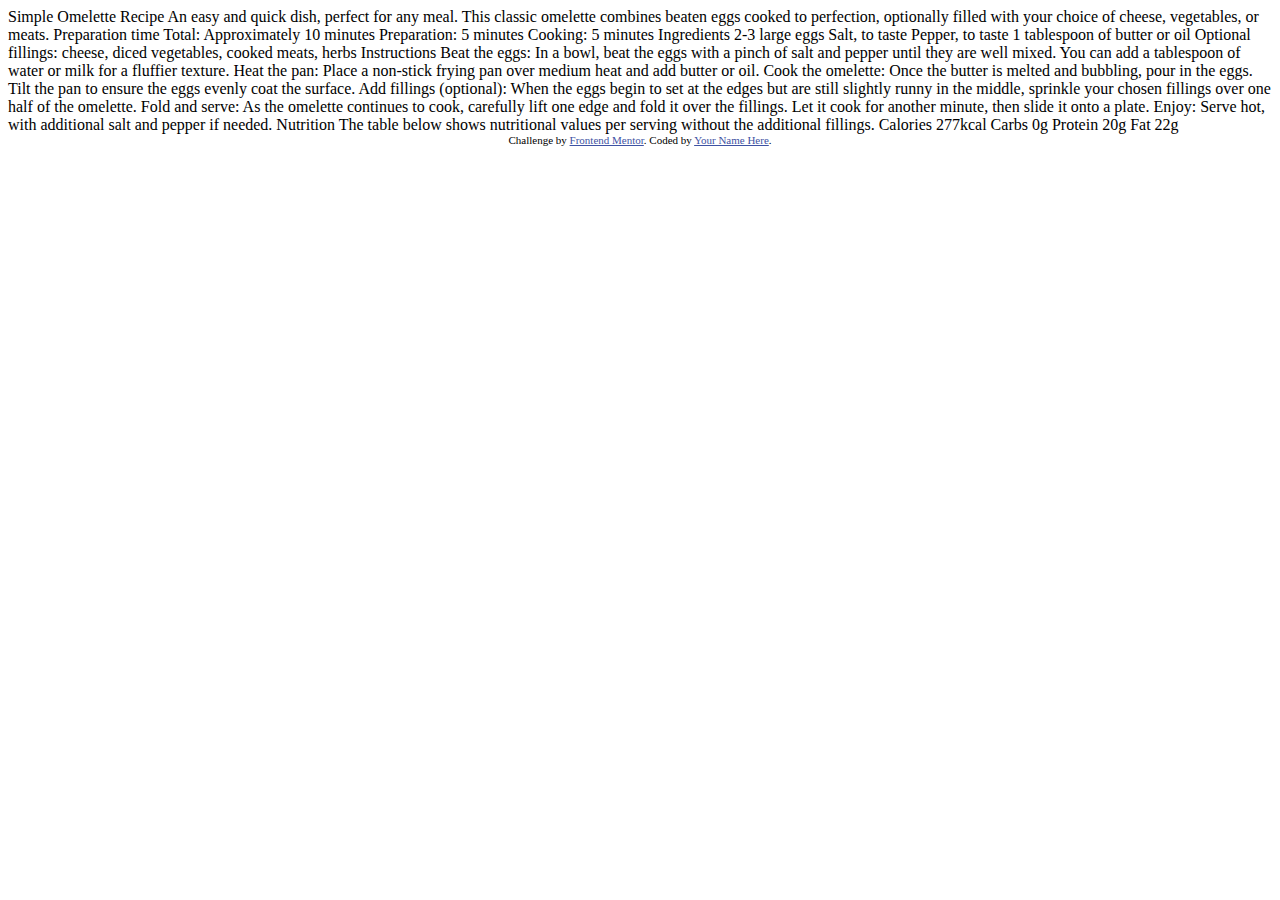
<file: 2024/Newbie/HTML_CSS/recipe-page-main/index.html>
<!DOCTYPE html>
<html lang="en">
<head>
  <meta charset="UTF-8">
  <meta name="viewport" content="width=device-width, initial-scale=1.0"> <!-- displays site properly based on user's device -->

  <link rel="icon" type="image/png" sizes="32x32" href="./assets/images/favicon-32x32.png">
  
  <title>Frontend Mentor | Recipe page</title>

  <!-- Feel free to remove these styles or customise in your own stylesheet 👍 -->
  <style>
    .attribution { font-size: 11px; text-align: center; }
    .attribution a { color: hsl(228, 45%, 44%); }
  </style>
</head>
<body>

  Simple Omelette Recipe

  An easy and quick dish, perfect for any meal. This classic omelette combines beaten eggs cooked 
  to perfection, optionally filled with your choice of cheese, vegetables, or meats.

  Preparation time

  Total: Approximately 10 minutes
  Preparation: 5 minutes
  Cooking: 5 minutes

  Ingredients

  2-3 large eggs
  Salt, to taste
  Pepper, to taste
  1 tablespoon of butter or oil
  Optional fillings: cheese, diced vegetables, cooked meats, herbs

  Instructions

  Beat the eggs: In a bowl, beat the eggs with a pinch of salt and pepper until they are well mixed. 
  You can add a tablespoon of water or milk for a fluffier texture.

  Heat the pan: Place a non-stick frying pan over medium heat and add butter or oil.

  Cook the omelette: Once the butter is melted and bubbling, pour in the eggs. Tilt the pan to ensure 
  the eggs evenly coat the surface.

  Add fillings (optional): When the eggs begin to set at the edges but are still slightly runny in the 
  middle, sprinkle your chosen fillings over one half of the omelette.

  Fold and serve: As the omelette continues to cook, carefully lift one edge and fold it over the 
  fillings. Let it cook for another minute, then slide it onto a plate.

  Enjoy: Serve hot, with additional salt and pepper if needed.

  Nutrition

  The table below shows nutritional values per serving without the additional fillings.

  Calories
  277kcal

  Carbs
  0g

  Protein
  20g

  Fat
  22g
  
  <div class="attribution">
    Challenge by <a href="https://www.frontendmentor.io?ref=challenge" target="_blank">Frontend Mentor</a>. 
    Coded by <a href="#">Your Name Here</a>.
  </div>
</body>
</html>
</file>
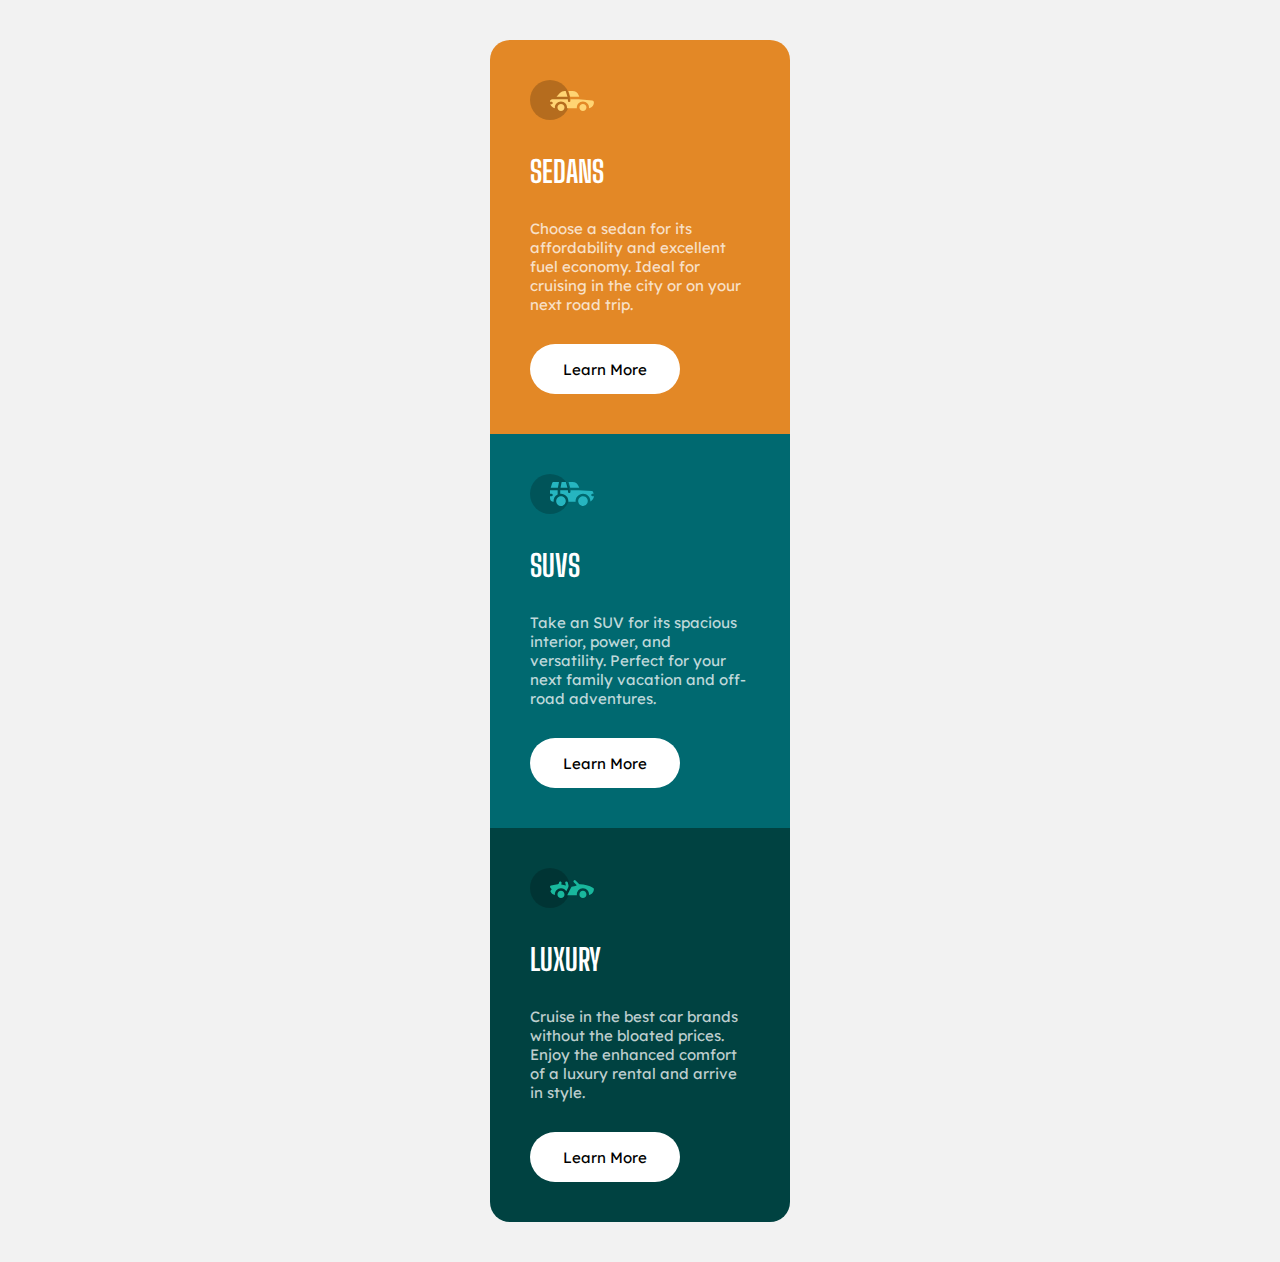
<file: 2023/Newbie/HTML_CSS/Free/3column/index.html>
<!DOCTYPE html>
<html lang="en">
<head>
    <meta charset="UTF-8">
    <meta name="viewport" content="width=device-width, initial-scale=1.0">
    <title>3 Column Car</title>
    <link rel="stylesheet" href="style/car.css">
</head>
<body>
    <main class="container">
        <section class="card sedans">
            <img src="images/icon-sedans.svg" alt="Sedans-icon">
            <h2>Sedans</h2>
            <p>Choose a sedan for its affordability and excellent fuel economy. Ideal for cruising in the city or on your next road trip.</p>
            <button>Learn More</button>
        </section>
        <section class="card suvs">
            <img src="images/icon-suvs.svg" alt="SUVs-icon">
            <h2>SUVs</h2>
            <p>Take an SUV for its spacious interior, power, and versatility. Perfect for your next family vacation and off-road adventures.</p>
            <button>Learn More</button>
        </section>
        <section class="card luxury">
            <img src="images/icon-luxury.svg"
            alt="Luxury-icon">
            <h2>Luxury</h2>
            <p>Cruise in the best car brands without the bloated prices. Enjoy the enhanced comfort of a luxury rental and arrive in style.</p>
            <button>Learn More</button>
        </section>
    </main>
</body>
</html>
</file>
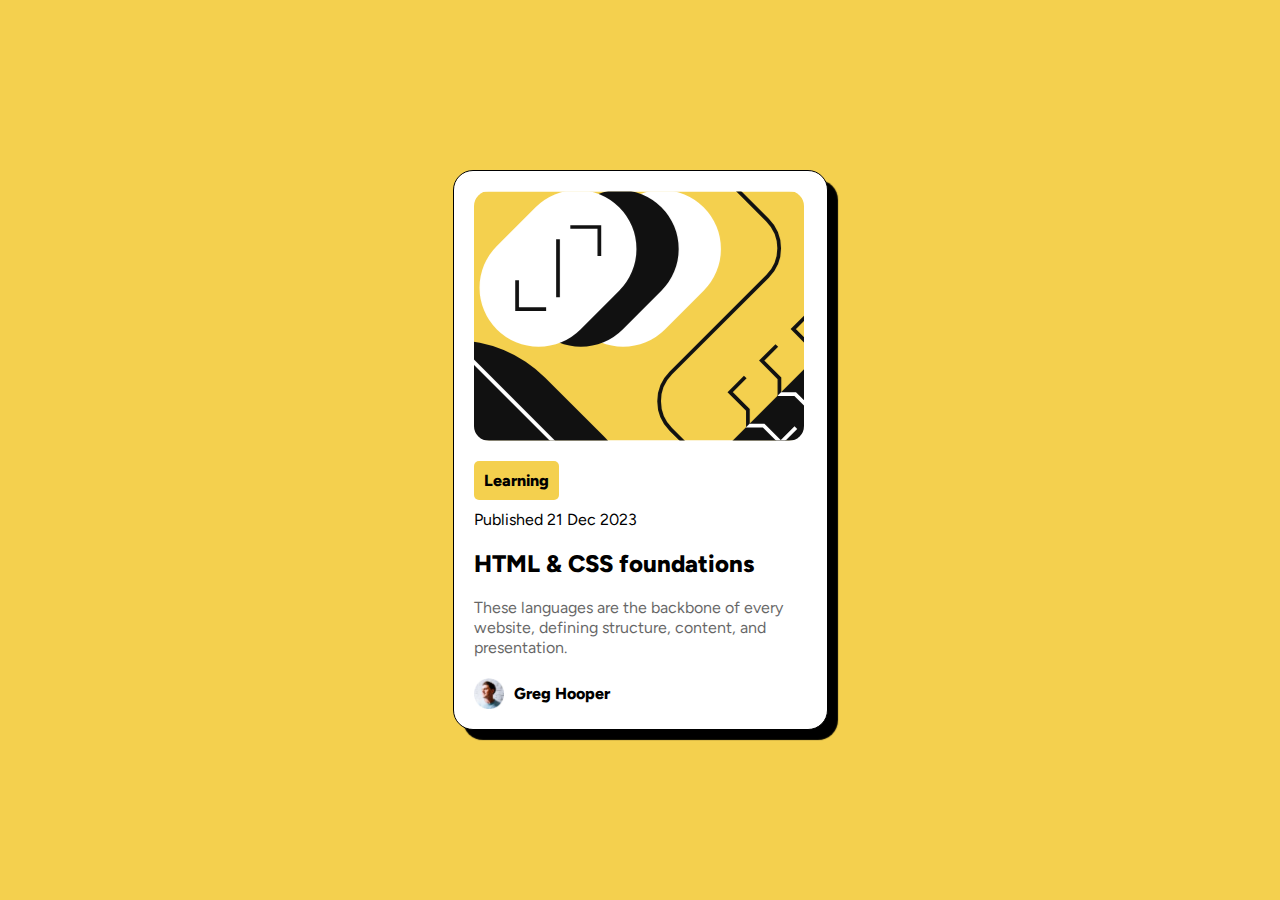
<file: 2023/Newbie/HTML_CSS/Free/blog-preview-card-main/index.html>
<!DOCTYPE html>
<html lang="en">
<head>
    <meta charset="UTF-8">
    <meta name="viewport" content="width=device-width, initial-scale=1.0">
    <title>Blog prewiew card main</title>
    <link rel="stylesheet" href="code/style.css">
</head>
<body>
    <div class="container">
        <div class="background-img"></div>
        <div class="content">
            <p>Learning</p>
            <span>Published 21 Dec 2023</span>
            <h1>HTML & CSS foundations</h1>
            <p>These languages are the backbone of every website, defining structure, content, and presentation.</p>
        </div>
        <div class="author">
            <img src="assets/images/image-avatar.webp" alt="avatar">
            <p>Greg Hooper</p>
        </div>
    </div>
</body>
</html>
</file>
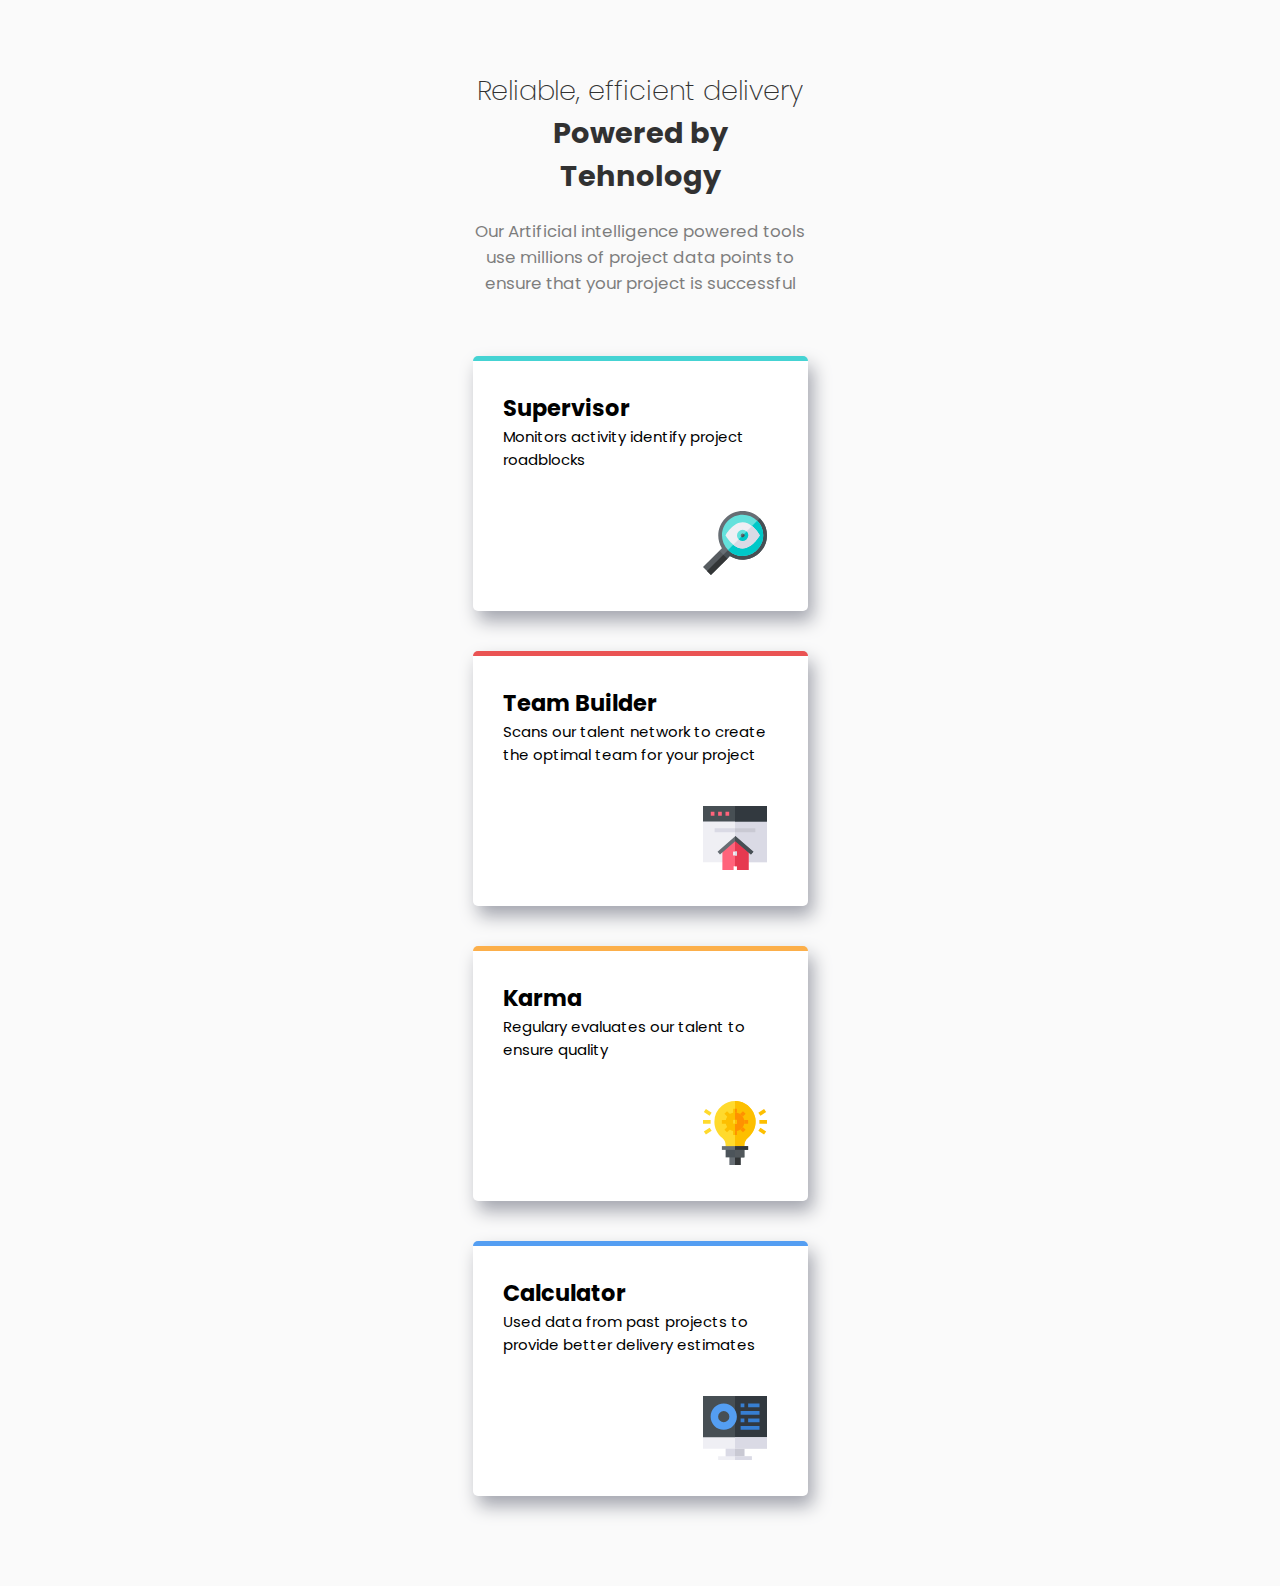
<file: 2023/Newbie/HTML_CSS/Free/four-card-feature-section-master/index.html>
<!DOCTYPE html>
<html lang="en">
<head>
    <meta charset="UTF-8">
    <meta name="viewport" content="width=device-width, initial-scale=1.0">
    <title>Four card feature section master</title>
    <link rel="stylesheet" href="code/style.css">
</head>
<body>
    <div class="container">
        <div class="discription">
            <h1><span>Reliable, efficient delivery</span> Powered by Tehnology</h1>
            <p>Our Artificial intelligence powered tools use millions of project data points to ensure that your project is successful</p>
        </div>
        <div class="block">

            <div class="block1">
                <h2>Supervisor</h2>
                <p>Monitors activity identify project roadblocks</p>
                <img src="images/icon-supervisor.svg" alt="icon-supervisor">
            </div>
            <div class="block2">
                <h2>Team Builder</h2>
                <p>Scans our talent network to create the optimal team for your project</p>
                <img src="images/icon-team-builder.svg" alt="icon-team-builder">
            </div>
            <div class="block3">
                <h2>Karma</h2>
                <p>Regulary evaluates our talent to ensure quality</p>
                <img src="images/icon-karma.svg" alt="icon-karma">
            </div>
            <div class="block4">
                <h2>Calculator</h2>
                <p>Used data from past projects to provide better delivery estimates</p>
                <img src="images/icon-calculator.svg" alt="icon-calculator">
            </div>
        </div>
    </div>
</body>
</html>
</file>
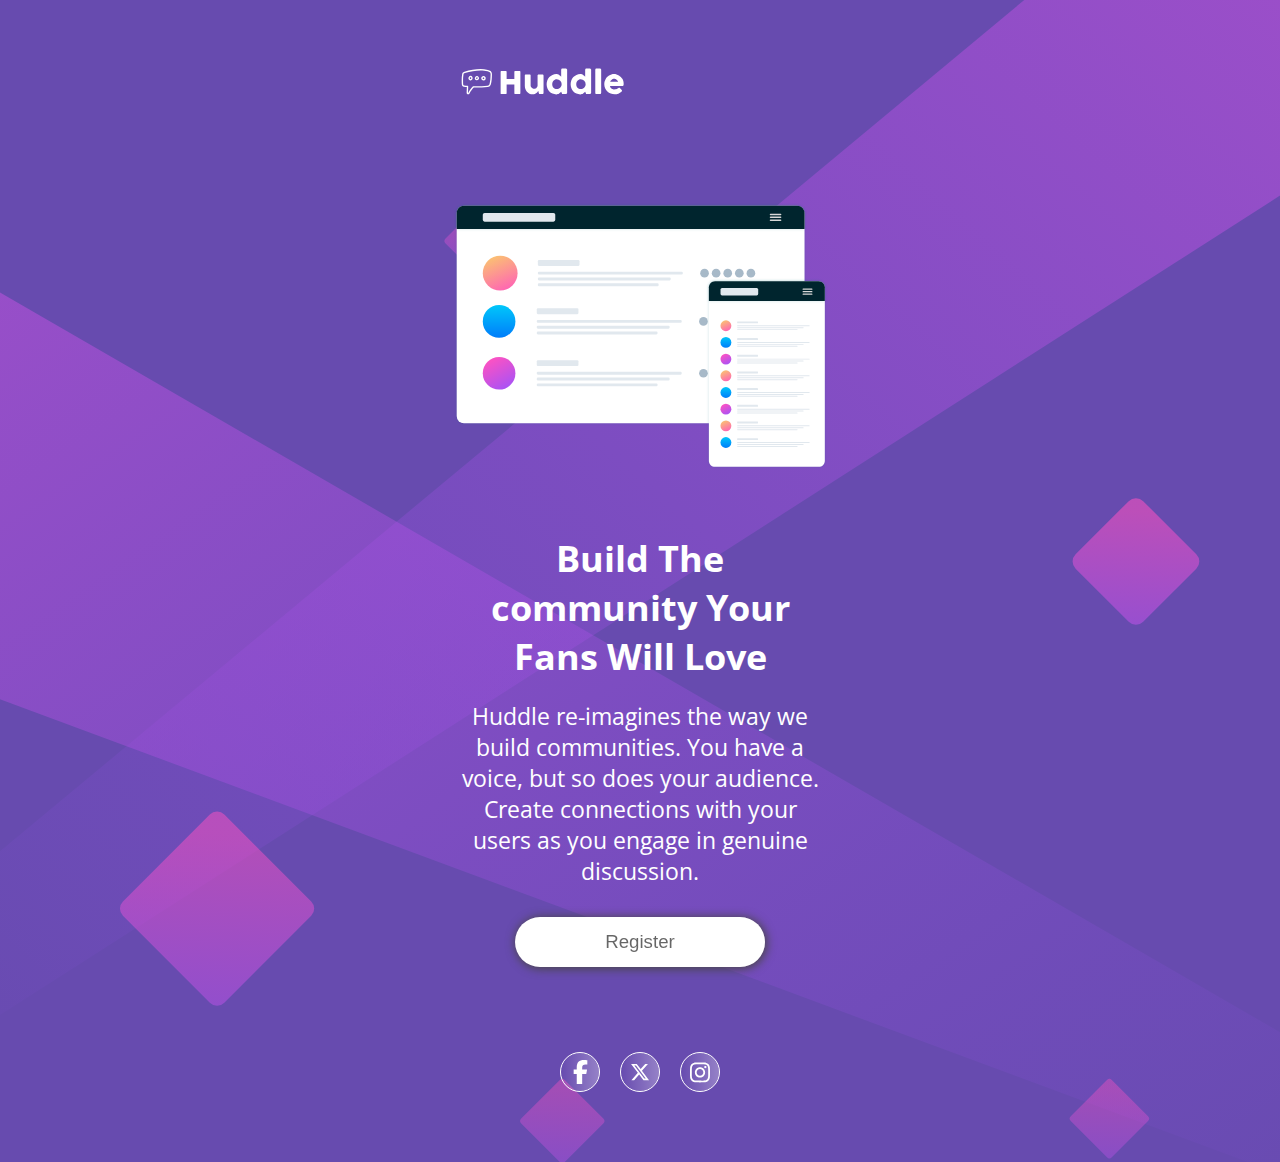
<file: 2023/Newbie/HTML_CSS/Free/huddle_landing_page_with_a_single_introductory_section/index.html>
<!DOCTYPE html>
<html lang="en">
<head>
    <meta charset="UTF-8">
    <meta name="viewport" content="width=device-width, initial-scale=1.0">
    <title>Huddle landing page with a single introductory section</title>
    <link rel="stylesheet" href="style/hunddle.css">
</head>
<body>
    <div class="container">
        <header>
            <a href="#"><img src="images/logo.svg" alt="logo-Huddle"></a>
        </header>
        <main>
            <div class="left">
                <img src="images/illustration-mockups.svg" alt="illustration-mockups">
            </div>
            <div class="right">
                <h1>Build The community Your Fans Will Love</h1>
                <p>Huddle re-imagines the way we build communities. You have a voice, but so does your audience. Create connections with your users as you engage in genuine discussion.</p>
                <button class="register"><p>Register</p></button>
            </div>
        </main>
        <footer>
            <div class="icon-container">
                <a href="#" class="icon"><svg class="facebook" xmlns="http://www.w3.org/2000/svg"  viewBox="0 0 320 512"><path fill="#ffffff" d="M80 299.3V512H196V299.3h86.5l18-97.8H196V166.9c0-51.7 20.3-71.5 72.7-71.5c16.3 0 29.4 .4 37 1.2V7.9C291.4 4 256.4 0 236.2 0C129.3 0 80 50.5 80 159.4v42.1H14v97.8H80z"/></svg></a>
                <a href="#" class="icon"><svg class="x" xmlns="http://www.w3.org/2000/svg"  viewBox="0 0 512 512"><path fill="#ffffff" d="M389.2 48h70.6L305.6 224.2 487 464H345L233.7 318.6 106.5 464H35.8L200.7 275.5 26.8 48H172.4L272.9 180.9 389.2 48zM364.4 421.8h39.1L151.1 88h-42L364.4 421.8z"/></svg></a>
                <a href="#" class="icon"><svg class="instagram" xmlns="http://www.w3.org/2000/svg"  viewBox="0 0 448 512"><path fill="#ffffff" d="M224.1 141c-63.6 0-114.9 51.3-114.9 114.9s51.3 114.9 114.9 114.9S339 319.5 339 255.9 287.7 141 224.1 141zm0 189.6c-41.1 0-74.7-33.5-74.7-74.7s33.5-74.7 74.7-74.7 74.7 33.5 74.7 74.7-33.6 74.7-74.7 74.7zm146.4-194.3c0 14.9-12 26.8-26.8 26.8-14.9 0-26.8-12-26.8-26.8s12-26.8 26.8-26.8 26.8 12 26.8 26.8zm76.1 27.2c-1.7-35.9-9.9-67.7-36.2-93.9-26.2-26.2-58-34.4-93.9-36.2-37-2.1-147.9-2.1-184.9 0-35.8 1.7-67.6 9.9-93.9 36.1s-34.4 58-36.2 93.9c-2.1 37-2.1 147.9 0 184.9 1.7 35.9 9.9 67.7 36.2 93.9s58 34.4 93.9 36.2c37 2.1 147.9 2.1 184.9 0 35.9-1.7 67.7-9.9 93.9-36.2 26.2-26.2 34.4-58 36.2-93.9 2.1-37 2.1-147.8 0-184.8zM398.8 388c-7.8 19.6-22.9 34.7-42.6 42.6-29.5 11.7-99.5 9-132.1 9s-102.7 2.6-132.1-9c-19.6-7.8-34.7-22.9-42.6-42.6-11.7-29.5-9-99.5-9-132.1s-2.6-102.7 9-132.1c7.8-19.6 22.9-34.7 42.6-42.6 29.5-11.7 99.5-9 132.1-9s102.7-2.6 132.1 9c19.6 7.8 34.7 22.9 42.6 42.6 11.7 29.5 9 99.5 9 132.1s2.7 102.7-9 132.1z"/></svg></a>
            </div>
        </footer>
    </div>
</body>
</html>
</file>
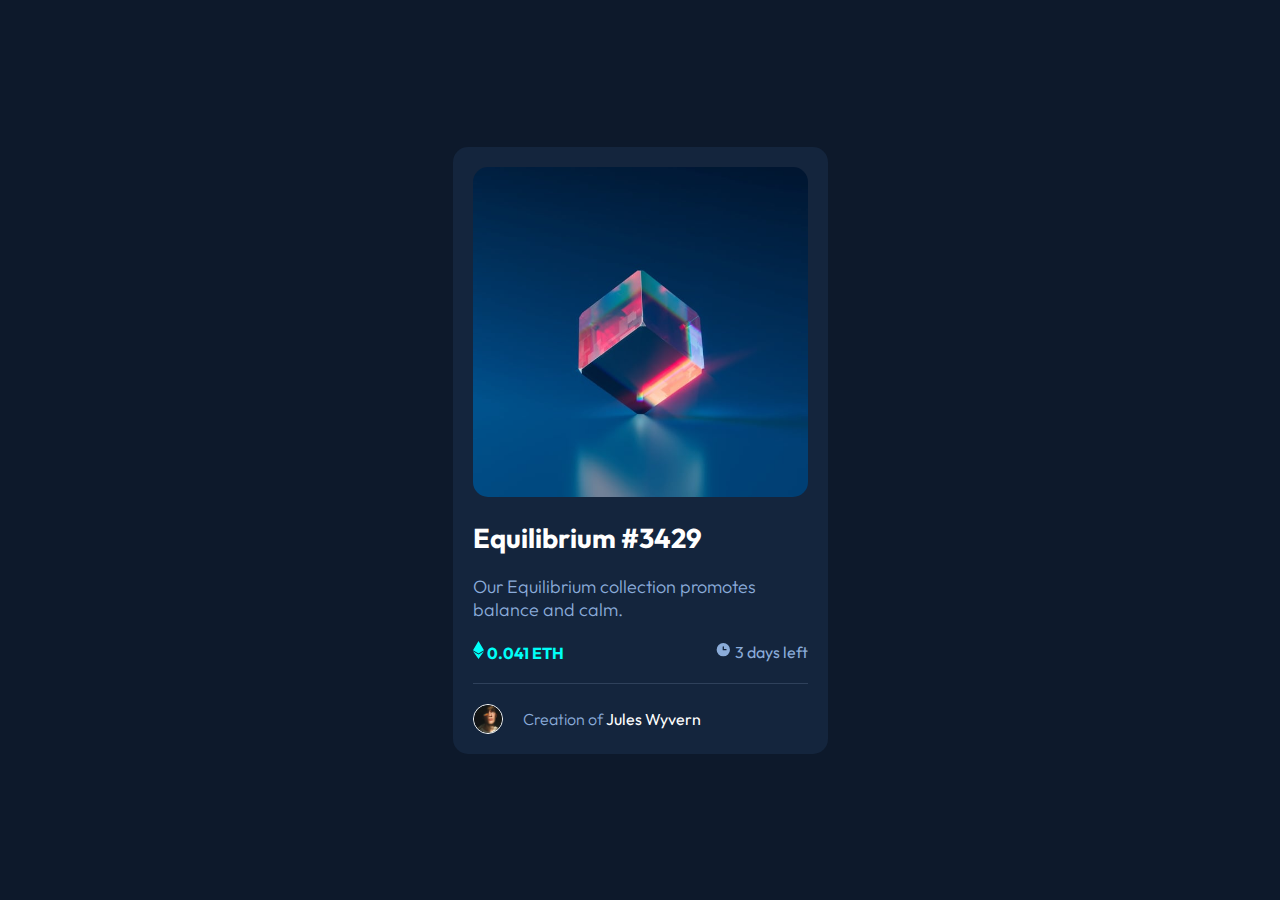
<file: 2023/Newbie/HTML_CSS/Free/NFT_card/index.html>
<!DOCTYPE html>
<html lang="en">
<head>
    <meta charset="UTF-8">
    <meta name="viewport" content="width=device-width, initial-scale=1.0">
    <title>Nft card</title>
    <link rel="stylesheet" href="code/nft.css">
</head>
<body>
    <div class="container">
        <div class="image-section">
            <img class="nft-image" src="images/image-equilibrium.jpg" alt="Equilibrium">
            <div class="icon">
                <img src="images/icon-view.svg" alt="icon-view">
            </div>
        </div>
        

        <div class="content">
            <h1>Equilibrium #3429</h1>
            <p>Our Equilibrium collection promotes balance and calm.</p>

            <div class="details">
                <div class="left">
                    <svg width="11" height="18" xmlns="http://www.w3.org/2000/svg"><path d="M11 10.216 5.5 18 0 10.216l5.5 3.263 5.5-3.262ZM5.5 0l5.496 9.169L5.5 12.43 0 9.17 5.5 0Z" fill="#00FFF8"/></svg>
                    <span class="value"><b>0.041 ETH</b></span>
                </div>

                <div class="right">
                    <svg width="17" height="17" xmlns="http://www.w3.org/2000/svg"><path d="M8.305 2.007a6.667 6.667 0 1 0 0 13.334 6.667 6.667 0 0 0 0-13.334Zm2.667 7.334H8.305a.667.667 0 0 1-.667-.667V6.007a.667.667 0 0 1 1.334 0v2h2a.667.667 0 0 1 0 1.334Z" fill="#8BACD9"/></svg>
                    <span class="time"><b>3 days left</b></span>
                </div>
            </div>
            <div class="avatar-container">
                <img class="avatar" src="images/image-avatar.png" alt="avatar">
                <div class="autor">
                    <span>Creation of <b>Jules Wyvern</b></span>
                </div>
            </div>
        </div>
    </div>
</body>
</html>
</file>
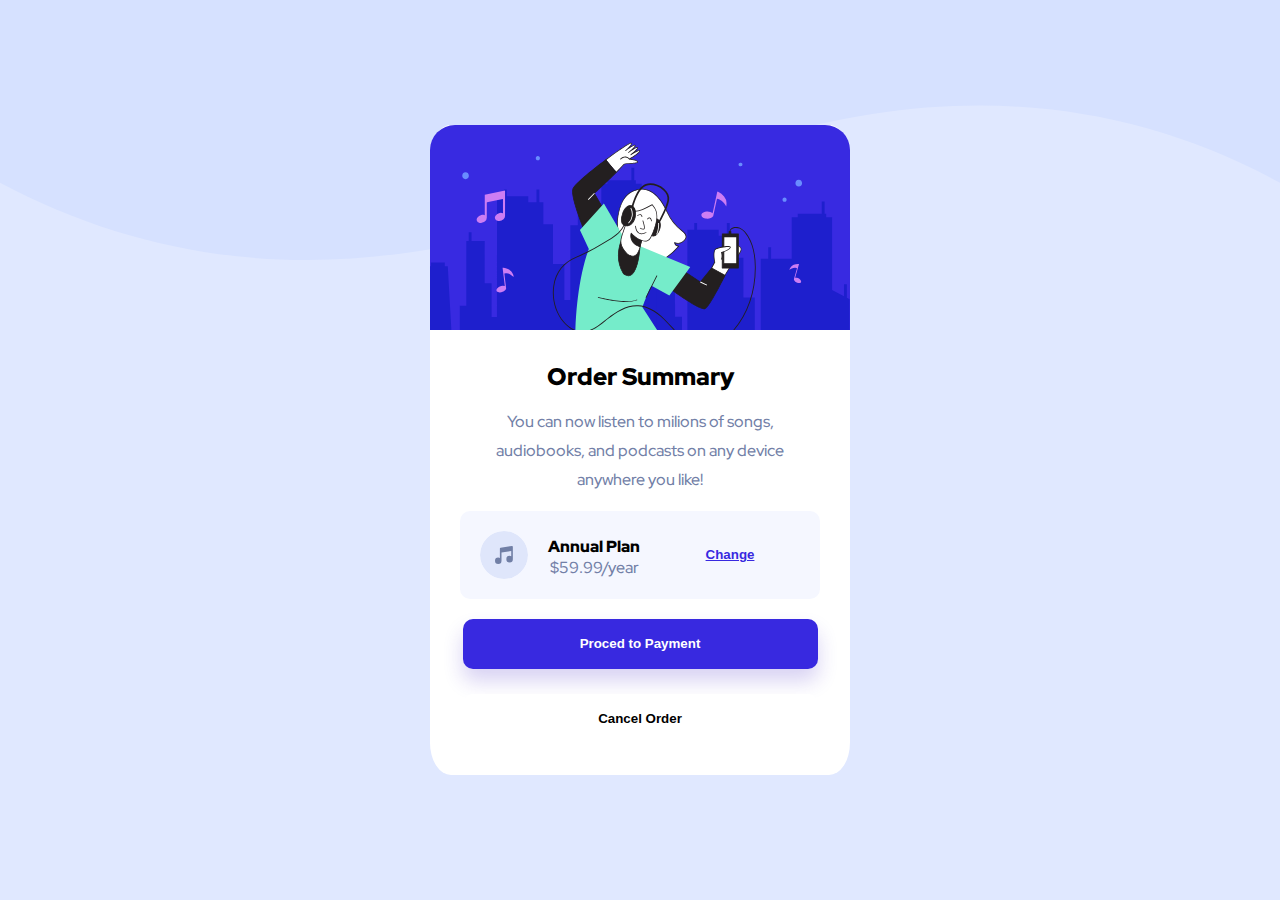
<file: 2023/Newbie/HTML_CSS/Free/Order_Summary/index.html>
<!DOCTYPE html>
<html lang="en">
<head>
    <meta charset="UTF-8">
    <meta name="viewport" content="width=device-width, initial-scale=1.0">
    <title>Order Summary</title>
    <link rel="stylesheet" href="code/style.css">
</head>
<body>
    <div class="container">
        <header class="header">
            <img src="images/illustration-hero.svg" alt="illustration-hero">
            <h1>Order Summary</h1>
        </header>
        <main class="content">
            <p>
                You can now listen to milions of songs, audiobooks, and podcasts on any device anywhere you like!
            </p>
            <div class="plan">
                <img src="images/icon-music.svg" alt="icon-music">
                <h2>Annual Plan <span>$59.99/year</span></h2>
                <button>Change</button>
            </div>
            <div class="decison">
                <button id="payment">Proced to Payment</button>
                <br>
                <button id="cancel">Cancel Order</button>
            </div>
        </main>
    </div>
</body>
</html>
</file>
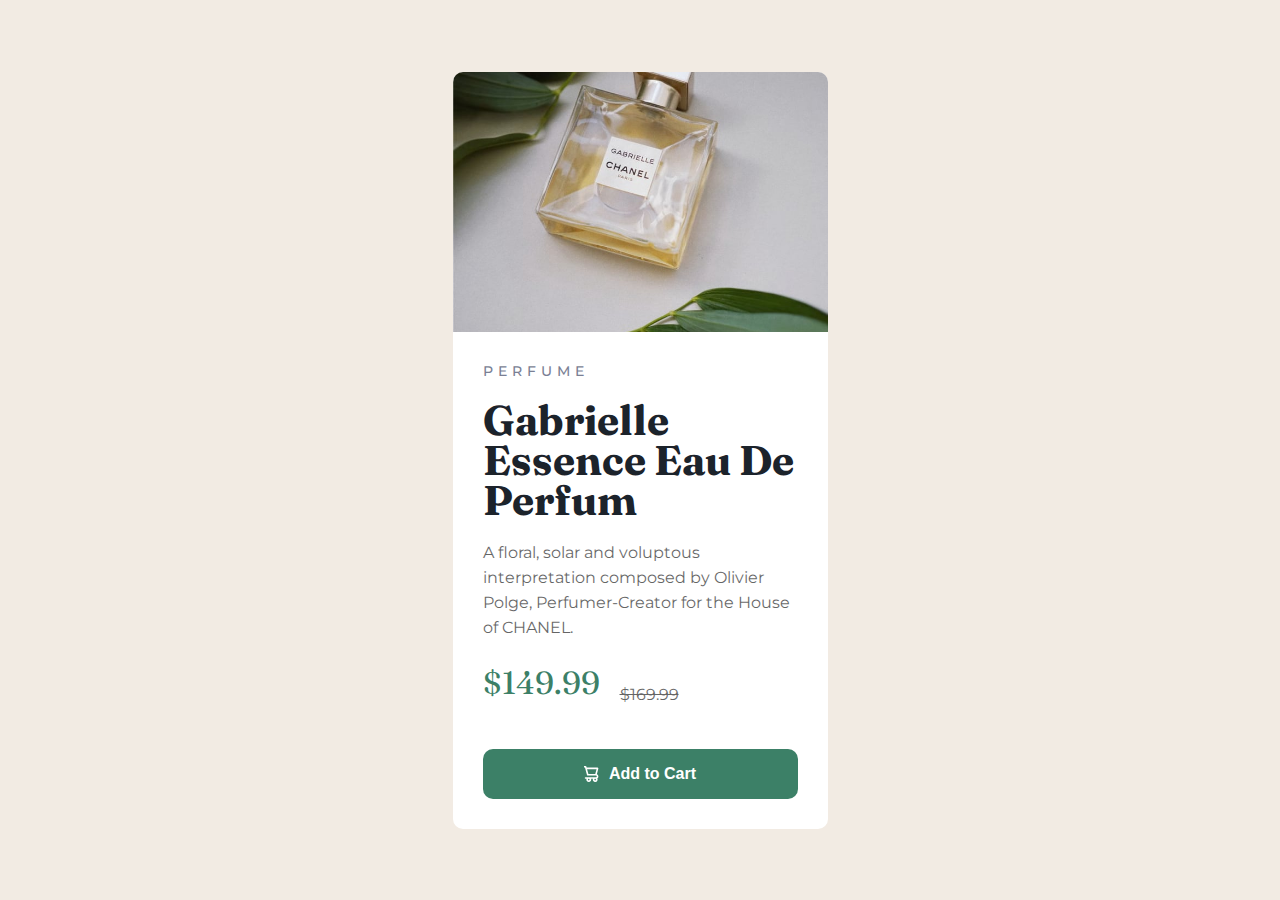
<file: 2023/Newbie/HTML_CSS/Free/product-preview-card-component-main/index.html>
<!DOCTYPE html>
<html lang="en">
<head>
    <meta charset="UTF-8">
    <meta name="viewport" content="width=device-width, initial-scale=1.0">
    <title>Product preview card</title>
    <link rel="stylesheet" href="style/product.css">
</head>
<body>
    <div class="container">
        <div class="img"></div>
        <main>
            <div class="product">
                <span>Perfume</span>
                <h1>Gabrielle Essence Eau De Perfum</h1>
                <p>A floral, solar and voluptous interpretation composed by Olivier Polge, Perfumer-Creator for the House of CHANEL.</p>
            </div>
            <div class="price">
                <p class="new_price">$149.99</p>
                <p class="base_price"><s>$169.99</s></p>
            </div>
            <div class="product">
                <button>
                    <img src="images/icon-cart.svg" alt="icon-cart">
                    <p>Add to Cart</p>
                </button>
            </div>
        </main>
    </div>
</body>
</html>
</file>
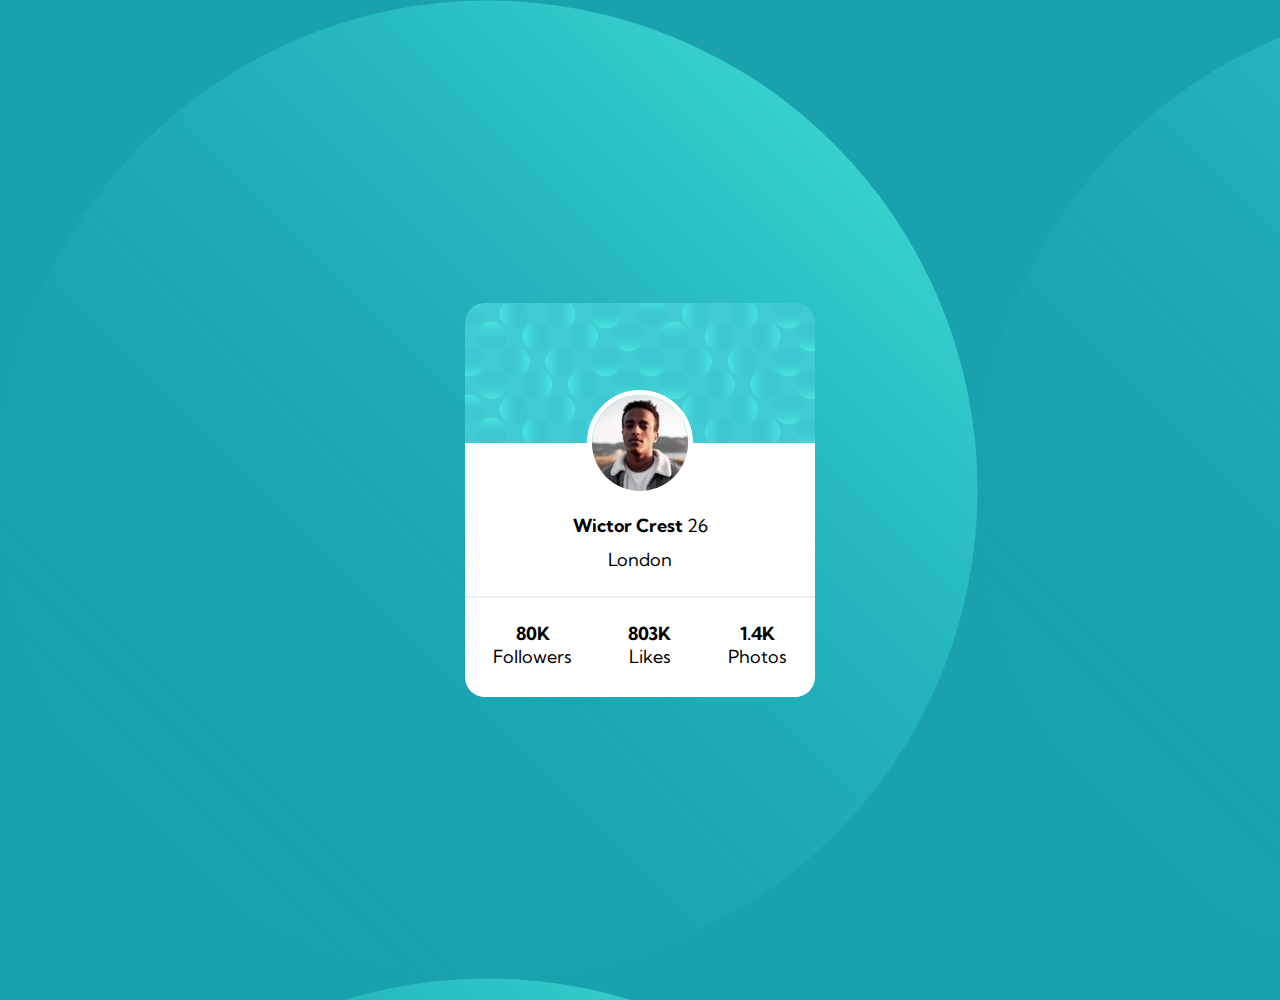
<file: 2023/Newbie/HTML_CSS/Free/Profil_card_component/index.html>
<!DOCTYPE html>
<html lang="en">
<head>
    <meta charset="UTF-8">
    <meta name="viewport" content="width=device-width, initial-scale=1.0">
    <title>Profil card component</title>
    <link rel="stylesheet" href="code/profil.css">
</head>
<body>
    <div class="container">
        <section class="bgc-image-section"></section>
        <main>
            <img class="avatar" src="images/image-victor.jpg" alt="avatar">
            <div class="info">
                <div class="info-people">
                    <p><b>Wictor Crest</b>  26</p>
                    <span>London</span>
                </div>
                <div class="social-info">
                    <p><b>80K</b><br>Followers</p>
                    <p><b>803K</b><br>Likes</p>
                    <p><b>1.4K</b><br>Photos</p>
                </div>
            </div>    
        </main>
    </div>
</body>
</html>
</file>
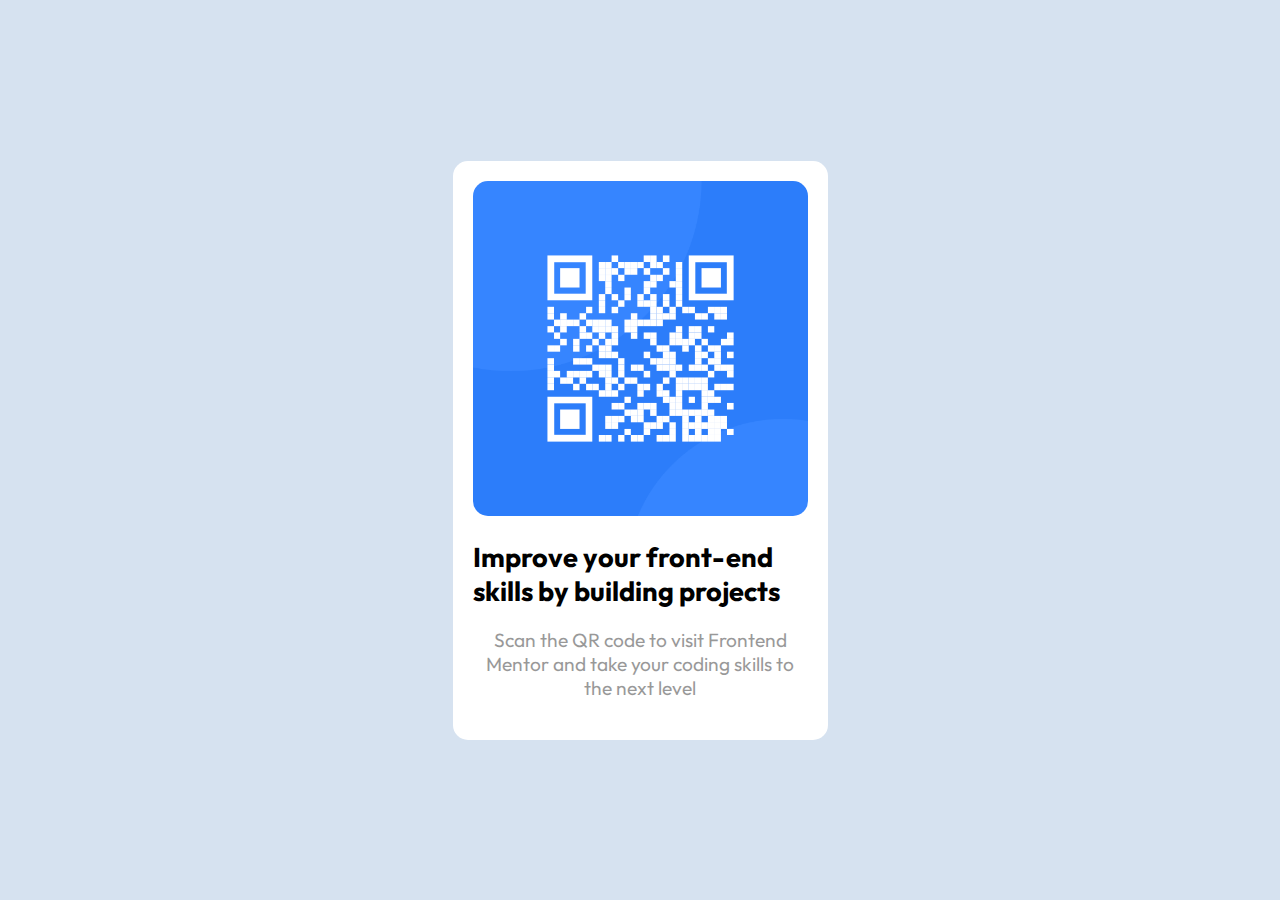
<file: 2023/Newbie/HTML_CSS/Free/QR_code/index.html>
<!DOCTYPE html>
<html lang="en">
<head>
    <meta charset="UTF-8">
    <meta name="viewport" content="width=device-width, initial-scale=1.0">
    <title>QR code</title>
    <link rel="stylesheet" href="style.css">
</head>
<body>
    <div class="container">
        <div class="img">
            <img src="images/image-qr-code.png" alt="QR_code">
        </div>
        <div class="content">
            <h1>Improve your front-end skills by building projects</h1>
            <p>Scan the QR code to visit Frontend Mentor and take your coding skills to the next level</p>
        </div>
    </div>
</body>
</html>
</file>
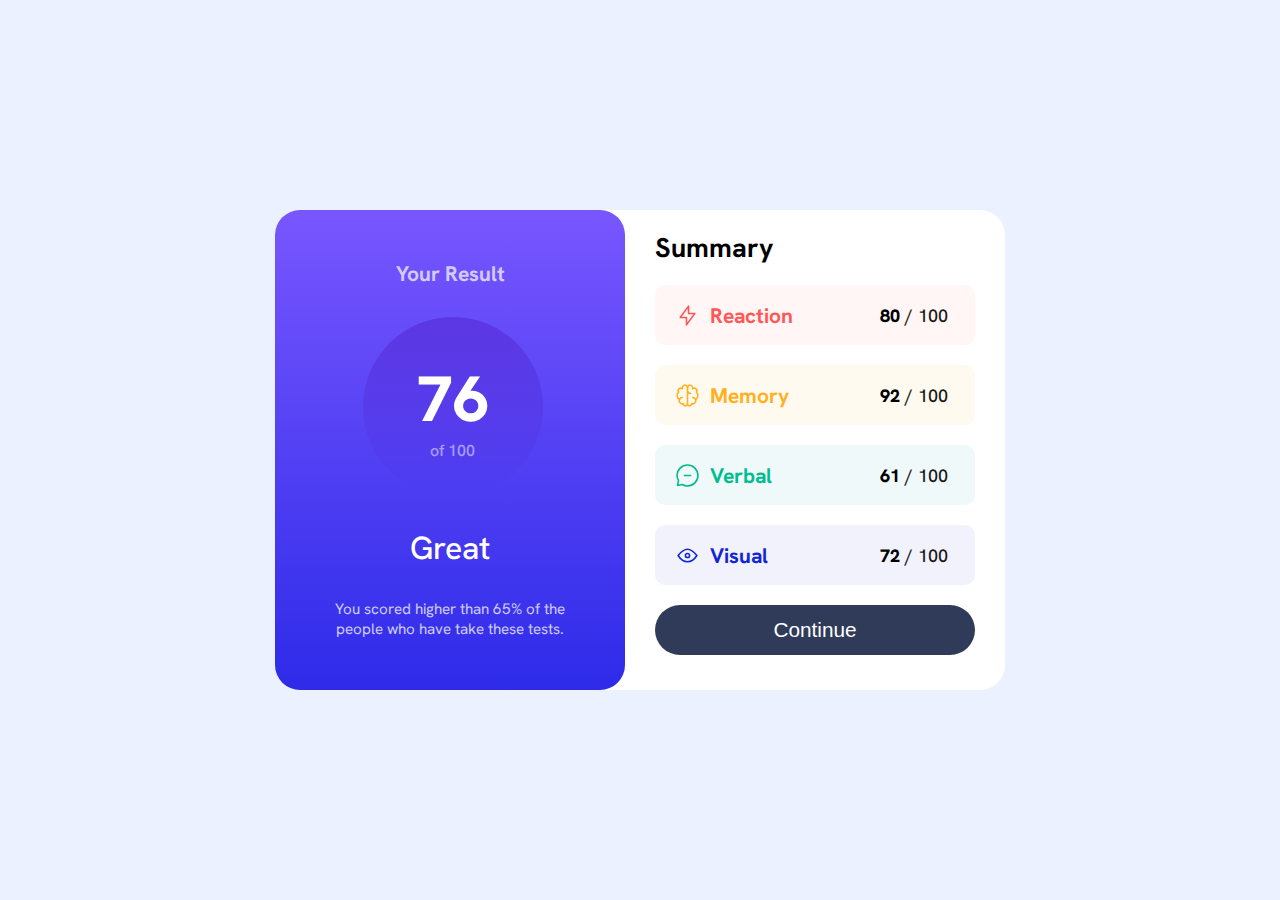
<file: 2023/Newbie/HTML_CSS/Free/results-summary-component-main/index.html>
<!DOCTYPE html>
<html lang="en">
<head>
    <meta charset="UTF-8">
    <meta name="viewport" content="width=device-width, initial-scale=1.0">
    <title>Result summary component main</title>
    <link rel="stylesheet" href="style/style.css">
</head>
<body>
    <div class="container">

        <div class="result">
            <h3>Your Result</h3>
            <div class="points">
                <p class="points-scored">76</p>
                <p class="max-score">of 100</p>
            </div>
            <h2>Great</h2>
            <p>You scored higher than 65% of the people who have take these tests.</p>
        </div>

        <div class="discription">
            <h2>Summary</h2>
            <div class="reaction stats">
                <img src="assets/images/icon-reaction.svg" alt="icon-reaction">
                <h3>Reaction</h3>
                <p>80 <span>/ 100</span></p>
            </div>
            <div class="memory stats">
                <img src="assets/images/icon-memory.svg" alt="icon-memory">
                <h3>Memory</h3>
                <p>92 <span>/ 100</span></p>
            </div>
            <div class="verbal stats">
                <img src="assets/images/icon-verbal.svg" alt="icon-verbal">
                <h3>Verbal</h3>
                <p>61 <span>/ 100</span></p>
            </div>
            <div class="visual stats">
                <img src="assets/images/icon-visual.svg" alt="icon-visual stats">
                <h3>Visual</h3>
                <p>72 <span>/ 100</span></p>
            </div>
            
            <button>Continue</button>
        </div>
    </div>
</body>
</html>
</file>
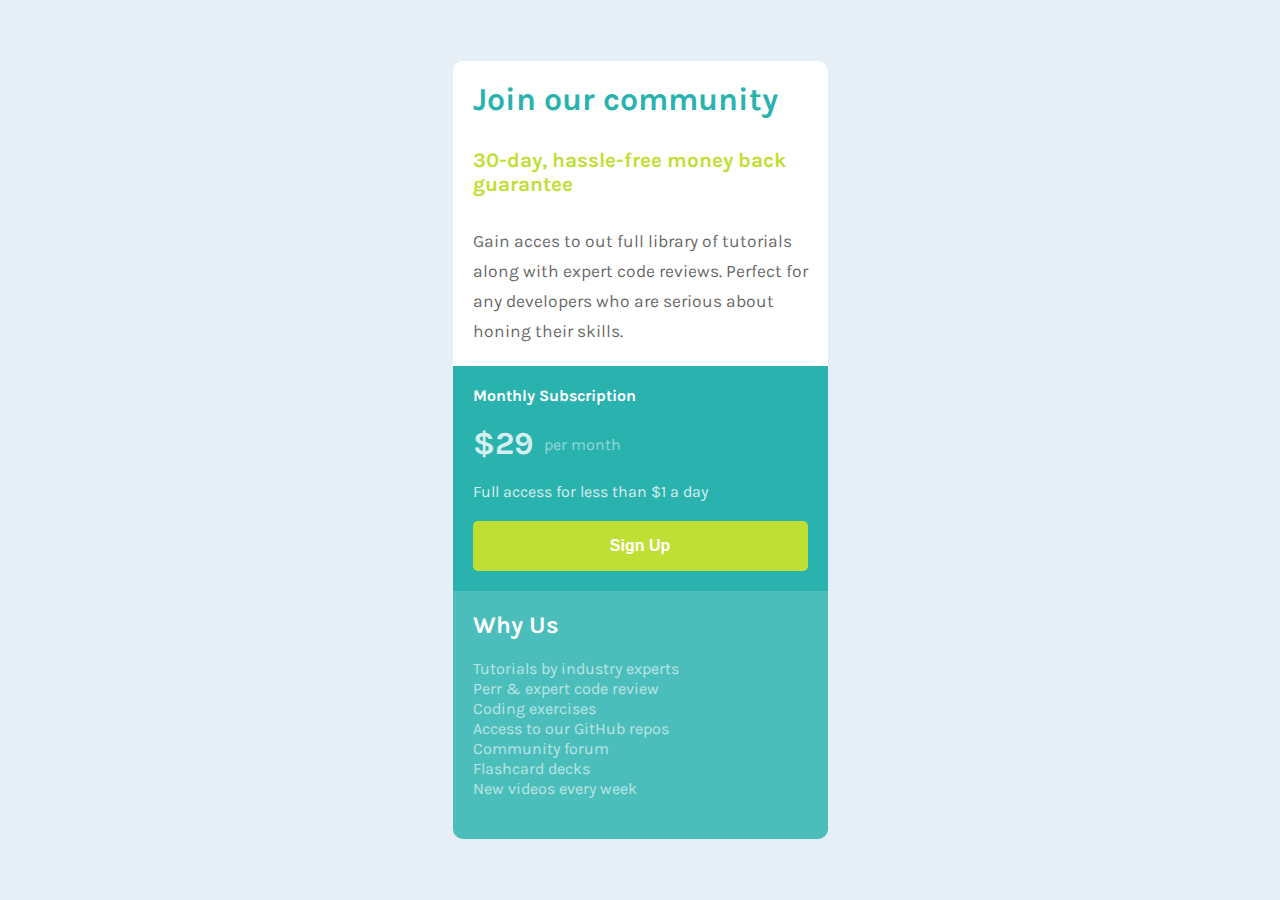
<file: 2023/Newbie/HTML_CSS/Free/single-price-grid-component-master/index.html>
<!DOCTYPE html>
<html lang="en">
<head>
    <meta charset="UTF-8">
    <meta name="viewport" content="width=device-width, initial-scale=1.0">
    <title>Single price grid component master</title>
    <link rel="stylesheet" href="style/price.css">
</head>
<body>
    <div class="container">
        <div class="discription">
            <h1>Join our community</h1>
            <h2>30-day, hassle-free money back guarantee</h2>
            <p>Gain acces to out full library of tutorials along with expert code reviews. Perfect for any developers who are serious about honing their skills.</p>
        </div>
        <div class="more_info">
            <div class="subscription">
                <h2>Monthly Subscription</h2>
                <p><span>$29</span> <span class="month">per month</span></p>
                <p>Full access for less than $1 a day</p>
                <button>Sign Up</button>
            </div>
            <div class="why_us">
                <h2>Why Us</h2>
                <p>Tutorials by industry experts Perr & expert code review Coding exercises
                <br> 
                Access to our GitHub repos Community forum Flashcard decks
                <br> 
                New videos every week</p>
            </div>
        </div>
    </div>
</body>
</html>
</file>
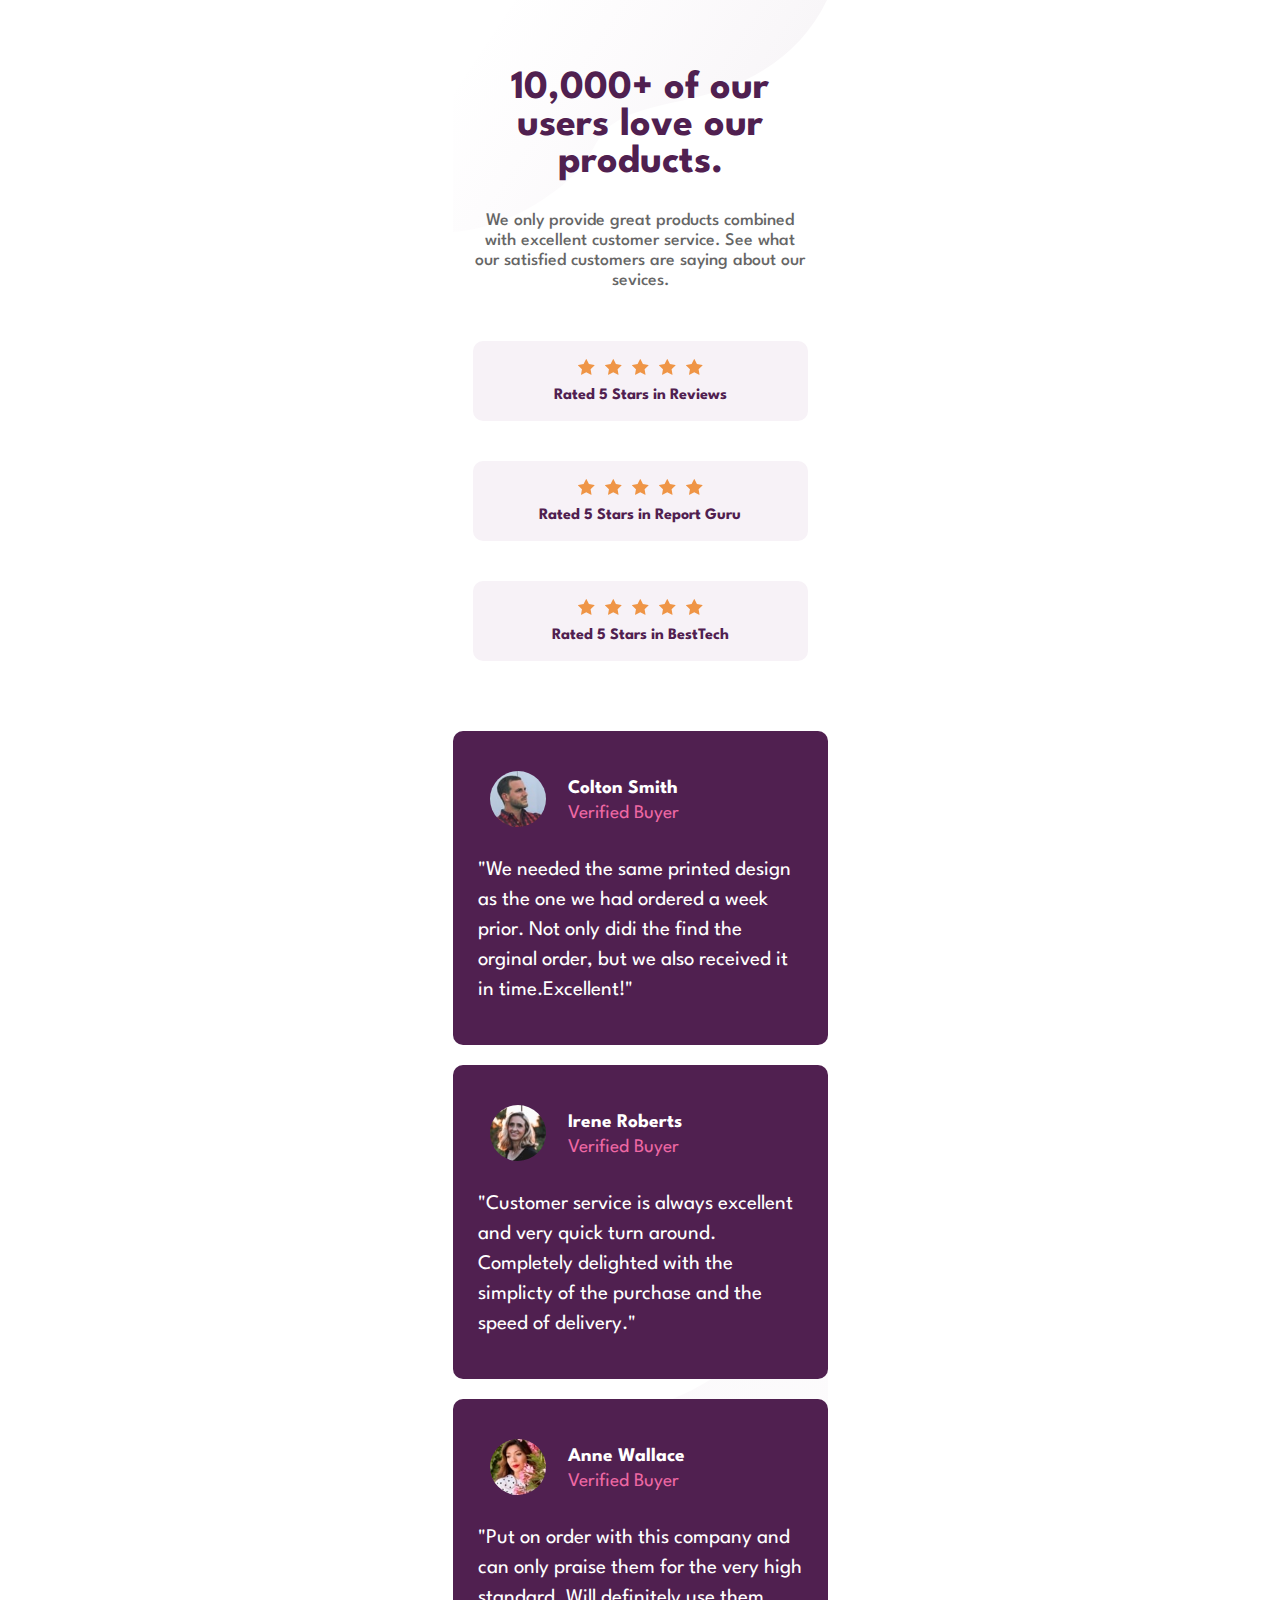
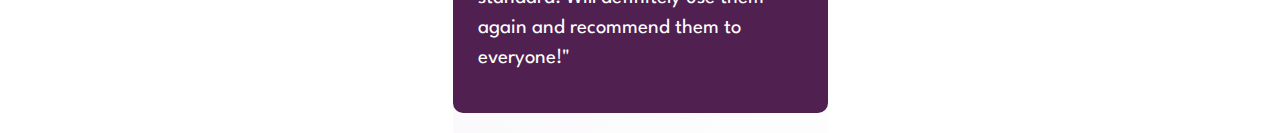
<file: 2023/Newbie/HTML_CSS/Free/social-proof-section-master/index.html>
<!DOCTYPE html>
<html lang="en">
<head>
    <meta charset="UTF-8">
    <meta name="viewport" content="width=device-width, initial-scale=1.0">
    <title>Sociak proof section</title>
    <link rel="stylesheet" href="style/social.css">
</head>
<body>
    <div class="container">
        <header>
            <h1>10,000+ of our users love our products.</h1>
            <p>We only provide great products combined with excellent customer service. See what our satisfied customers are saying about our sevices.</p>
        </header>

        <div class="stars_review">
                <div class="stars_in_reviews block_star">
                    <div class="star">
                        <img src="images/icon-star.svg" alt="icon-star">
                        <img src="images/icon-star.svg" alt="icon-star">
                        <img src="images/icon-star.svg" alt="icon-star">
                        <img src="images/icon-star.svg" alt="icon-star">
                        <img src="images/icon-star.svg" alt="icon-star">
                    </div>
                    <div class="text_star">
                        <p>Rated 5 Stars in Reviews</p>
                    </div>
                </div>
                <div class="guru block_star">
                    <div class="star">
                        <img src="images/icon-star.svg" alt="icon-star">
                        <img src="images/icon-star.svg" alt="icon-star">
                        <img src="images/icon-star.svg" alt="icon-star">
                        <img src="images/icon-star.svg" alt="icon-star">
                        <img src="images/icon-star.svg" alt="icon-star">
                    </div>
                    <div class="text_star">
                        <p>Rated 5 Stars in Report Guru</p>
                    </div>
                </div>
                <div class="best_tech block_star">
                    <div class="star">
                        <img src="images/icon-star.svg" alt="icon-star">
                        <img src="images/icon-star.svg" alt="icon-star">
                        <img src="images/icon-star.svg" alt="icon-star">
                        <img src="images/icon-star.svg" alt="icon-star">
                        <img src="images/icon-star.svg" alt="icon-star">
                    </div>
                    <div class="text_star">
                        <p>Rated 5 Stars in BestTech</p>
                    </div>
                </div>
        </div>
        <div class="text_rewiews">
                <div class="block_text_rewiews">
                    <div class="head_rewiews">
                        <div class="avatar">
                            <img class="img_avatar" src="images/image-colton.jpg" alt="avatar">
                        </div>
                        <div class="text_avatar">
                            <h2>Colton Smith</h2>
                            <p>Verified Buyer</p>
                        </div>
                    </div>
                    <div class="discription_rewiews">
                        <p>"We needed the same printed design as the one we had ordered a week prior. Not only didi the find the orginal order, but we also received it in time.Excellent!"</p>
                    </div>
                </div>
            
                <div class="block_text_rewiews">
                    <div class="head_rewiews">
                        <div class="avatar">
                            <img class="img_avatar" src="images/image-irene.jpg" alt="avatar">
                        </div>
                        <div class="text_avatar">
                            <h2>Irene Roberts</h2>
                            <p>Verified Buyer</p>
                        </div>
                    </div>
                    <div class="discription_rewiews">
                        <p>"Customer service is always excellent and very quick turn around. Completely delighted with the simplicty of the purchase and the speed of delivery."</p>
                    </div>
                </div>
            
                <div class="block_text_rewiews">
                    <div class="head_rewiews">
                        <div class="avatar">
                            <img class="img_avatar" src="images/image-anne.jpg" alt="avatar">
                        </div>
                        <div class="text_avatar">
                            <h2>Anne Wallace</h2>
                            <p>Verified Buyer</p>
                        </div>
                    </div>
                    <div class="discription_rewiews">
                        <p>"Put on order with this company and can only praise them for the very high standard. Will definitely use them again and recommend them to everyone!"</p>
                    </div>
                </div>
        </div>
    </div>
</body>
</html>
</file>
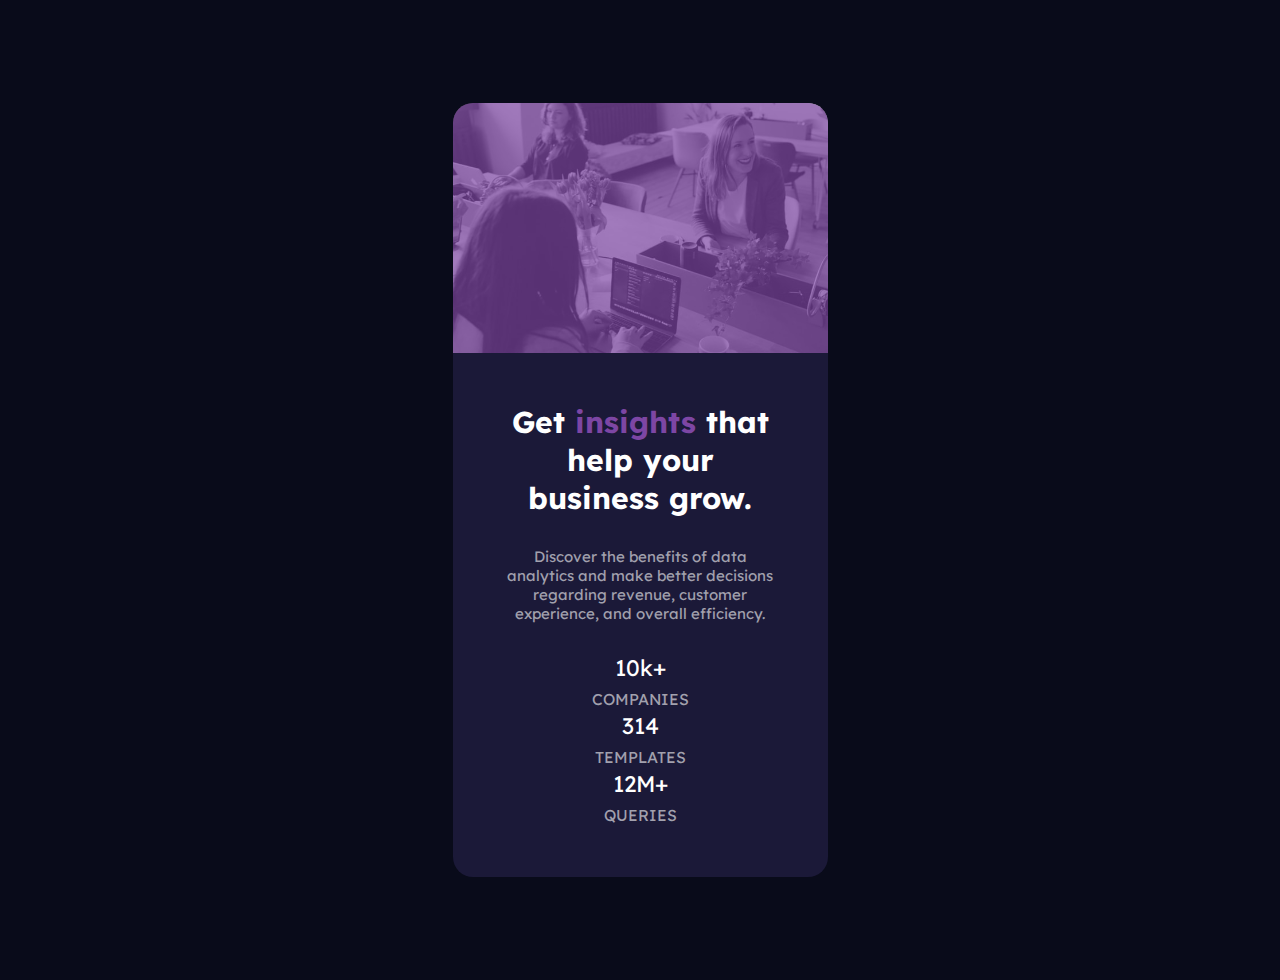
<file: 2023/Newbie/HTML_CSS/Free/stats_preview_card_component/index.html>
<!DOCTYPE html>
<html lang="en">
<head>
    <meta charset="UTF-8">
    <meta name="viewport" content="width=device-width, initial-scale=1.0">
    <title>Stats preview card component</title>
    <link rel="stylesheet" href="code/style.css">
</head>
<body>
    <div class="container">
        <div class="img"></div>
        <main>
            <h1>Get <span>insights</span> that help your business grow.</h1>
            <p class="description">Discover the benefits of data analytics and make better decisions regarding revenue, customer experience, and overall efficiency.</p>
            <div class="stat">
                <p class="companies value">10k+ <br><span class="noun">Companies</span></p>
                <p class="templates value">314 <br><span class="noun">Templates</span></p> 
                <p class="queries value">12M+ <br><span class="noun">Queries</span></p>
            </div>
        </main>
    </div>
</body>
</html>
</file>
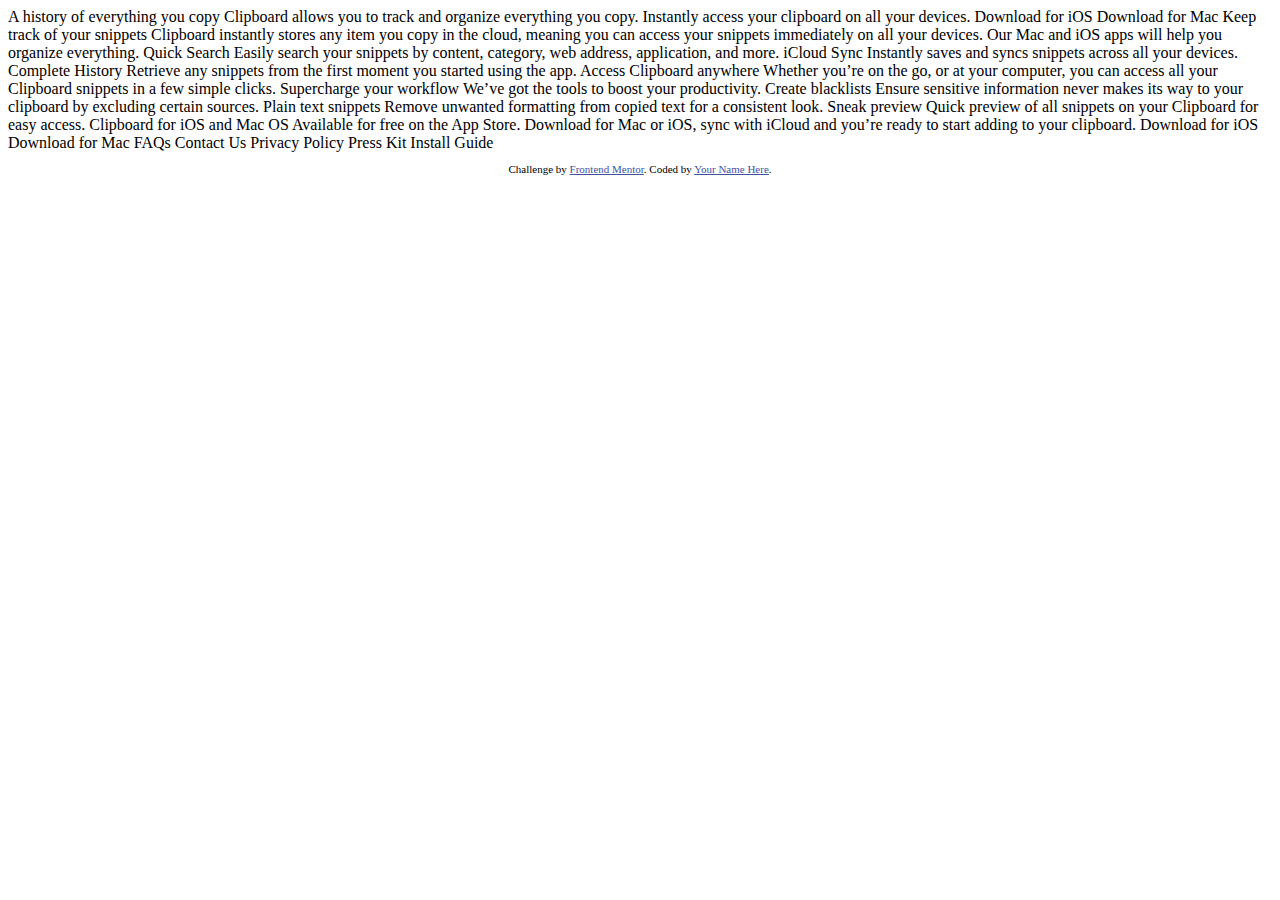
<file: 2024/Junior/HTML_CSS/clipboard-landing-page-master/frontend_code/index.html>
<!DOCTYPE html>
<html lang="en">
<head>
  <meta charset="UTF-8">
  <meta name="viewport" content="width=device-width, initial-scale=1.0"> <!-- displays site properly based on user's device -->

  <link rel="icon" type="image/png" sizes="32x32" href="./images/favicon-32x32.png">
  
  <title>Frontend Mentor | Clipboard landing page</title>

  <!-- Feel free to remove these styles or customise in your own stylesheet 👍 -->
  <style>
    .attribution { font-size: 11px; text-align: center; }
    .attribution a { color: hsl(228, 45%, 44%); }
  </style>
</head>
<body>

  A history of everything you copy

  Clipboard allows you to track and organize everything you 
  copy. Instantly access your clipboard on all your devices.

  Download for iOS
  Download for Mac

  Keep track of your snippets

  Clipboard instantly stores any item you copy in the cloud, 
  meaning you can access your snippets immediately on all your 
  devices. Our Mac and iOS apps will help you organize everything.

  Quick Search

  Easily search your snippets by content, category, web address, application, and more.

  iCloud Sync

  Instantly saves and syncs snippets across all your devices.

  Complete History

  Retrieve any snippets from the first moment you started using the app.

  Access Clipboard anywhere

  Whether you’re on the go, or at your computer, you can access all your Clipboard 
  snippets in a few simple clicks.

  Supercharge your workflow

  We’ve got the tools to boost your productivity.

  Create blacklists

  Ensure sensitive information never makes its way to your clipboard by excluding certain sources.

  Plain text snippets

  Remove unwanted formatting from copied text for a consistent look.

  Sneak preview

  Quick preview of all snippets on your Clipboard for easy access.

  Clipboard for iOS and Mac OS

  Available for free on the App Store. Download for Mac or iOS, sync with iCloud 
  and you’re ready to start adding to your clipboard.

  Download for iOS
  Download for Mac

  FAQs
  Contact Us
  Privacy Policy
  Press Kit
  Install Guide
  
  <footer>
    <p class="attribution">
      Challenge by <a href="https://www.frontendmentor.io?ref=challenge" target="_blank">Frontend Mentor</a>. 
      Coded by <a href="#">Your Name Here</a>.
    </p>
  </footer>
</body>
</html>
</file>
<file: 2023/Newbie/HTML_CSS/Free/3column/style/car.css>
/*Lexend Deca 400*/
@import url("https://fonts.googleapis.com/css2?family=Lexend+Deca&display=swap");
/* Big Shoulders Display 700*/
@import url("https://fonts.googleapis.com/css2?family=Big+Shoulders+Display:wght@700&display=swap");
* {
  font-family: "Big Shoulders Display", sans-serif;
  box-sizing: border-box;
  margin: 0;
  padding: 0;
}

body {
  min-height: 100vh;
  display: flex;
  justify-content: center;
  align-items: center;
  background: hsl(0, 0%, 95%);
  font-size: 15px;
  margin: 40px 0;
}

.container {
  max-width: 375px;
}

.card {
  width: 300px;
  padding: 40px;
}
.card h2, .card p, .card button {
  margin-top: 30px;
}
.card h2 {
  text-transform: uppercase;
  font-size: 2em;
  color: white;
}
.card p, .card button {
  font-family: "Lexend Deca", sans-serif;
}
.card p {
  color: hsla(0, 0%, 100%, 0.75);
}
.card button {
  width: 150px;
  height: 50px;
  background: white;
  border: none;
  border-radius: 40px;
  font-size: 1em;
}
.card button:hover {
  cursor: pointer;
  background: none;
  border: 2px solid white;
  color: white;
}
.card button:active {
  transition: transform(0.5s);
  transform: scale(1.1);
}

.sedans {
  background: hsl(31, 77%, 52%);
  border-top-left-radius: 20px;
  border-top-right-radius: 20px;
}

.suvs {
  background: hsl(184, 100%, 22%);
}

.luxury {
  background: hsl(179, 100%, 13%);
  border-bottom-left-radius: 20px;
  border-bottom-right-radius: 20px;
}

@media only screen and (min-width: 1440px) {
  .container {
    max-width: 1440px;
    display: flex;
  }
  .card {
    flex: 1;
    border-radius: 0;
  }
  .sedans {
    border-top-left-radius: 20px;
    border-bottom-left-radius: 20px;
  }
  .luxury {
    border-top-right-radius: 20px;
    border-bottom-right-radius: 20px;
  }
  button {
    margin-top: 80px;
  }
}/*# sourceMappingURL=car.css.map */
</file>
<file: 2023/Newbie/HTML_CSS/Free/blog-preview-card-main/code/style.css>
/* Figtree 600; 800*/
@import url('https://fonts.googleapis.com/css2?family=Figtree:ital,wght@0,600;0,800;1,600;1,800&display=swap');

* {
    padding: 0;
    margin: 0;
    box-sizing: border-box;
}

body {
    min-height: 100vh;
    background-color: hsl(47, 88%, 63%);
    font-family: 'Figtree', sans-serif;
    font-size: 16px;
    display: flex;
    align-items: center;
    justify-content: center;
}

.container {
    width: 375px;
    border: 1px solid black;
    border-radius: 20px;
    margin: 50px 0;
    padding: 20px;
    background-color: hsl(0, 0%, 100%);
    box-shadow: 10px 10px 1px;
}

.background-img {
    background-image: url(../assets/images/illustration-article.svg);
    border-radius: 15px;
    background-position: center; 
    background-repeat: no-repeat; 
    background-size: cover; 
    width: 330px;
    height: 250px;
}

p:first-child {
    margin: 20px 0 10px 0;
    padding: 10px;
    display: inline-block;
    background-color: hsl(47, 88%, 63%);
    border-radius: 5px;
    font-weight: 800;
}

span {
    display: block;
    margin-bottom: 20px;
}

h1 {
    font-size: 1.5rem;
    font-weight: 800;
    margin: 20px 0;
}

.content p:last-child {
    line-height: 20px;
    margin: 20px 0;
    opacity: 60%;
}

.author {
    display: flex;
    align-items: center;
}

.author img {
    width: 30px;
}

.author p {
    padding: 0 10px;
    font-weight: 800;
}
</file>
<file: 2023/Newbie/HTML_CSS/Free/four-card-feature-section-master/code/style.css>
/* Poppins 200; 400; 600 */
@import url('https://fonts.googleapis.com/css2?family=Poppins:ital,wght@0,200;0,400;0,600;1,200;1,400;1,600&display=swap');

* {
    padding: 0;
    margin: 0;
    box-sizing: border-box;
}

body {
    background-color: hsl(0, 0%, 98%);
    display: flex;
    flex-direction: column;
    justify-content: center;
    align-items: center;
    text-align: center;
    font-family: 'Poppins', sans-serif;
    font-size: 15px;
}

.container {
    width: 375px;
    margin: 50px;
    padding: 20px;
}

h1 {
    display: flex;
    flex-direction: column;
    font-size: 1.8rem;
    opacity: 80%;
}

span {
    display: inline-block;
    font-size: 1.7rem;
    font-weight: 200;
}

.discription p {
    opacity: 50%;
    font-weight: 400;
    font-size: 1.05rem;
    margin: 20px 0 40px 0;
}

.block {
    display: flex;
    flex-wrap: wrap;
}

.block1, .block2, .block3, .block4 {
    text-align: left;
    flex: 1;
    width: 370px; 
    margin: 20px 0;
    background-color: hsl(0, 0%, 100%);
    padding: 30px;
    border-radius: 5px;
    box-shadow: 5px 10px 2ch hsl(229, 6%, 66%);
}

.block1 {
    border-top: 5px solid hsl(180, 62%, 55%);
}

.block2 {
    border-top: 5px solid hsl(0, 78%, 62%);
}

.block3 {
    border-top: 5px solid hsl(34, 97%, 64%);
}

.block4 {
    border-top: 5px solid hsl(212, 86%, 64%);
}

img {
    max-width: 100%;
    margin-top: 40px;
    margin-left: 200px;
}

@media only screen and (min-width: 1440px) {
    .container {
        width: 1200px;
        display: flex;
        flex-direction: column;
        justify-content: center;
        align-items: center;
    }

    .discription {

        max-width: 600px;
    }

    .block {
        display: grid;
        grid-template-columns: 1fr 300px 300px 1fr;
        grid-template-rows: auto;
        grid-gap: 20px;
        align-items: center;
        justify-content: center;
        height: 700px;
    }

    .block1, .block4 {
        grid-column: span 1;
        grid-row: span 2;
        justify-self: center;
        align-self: center; 
    }

    .block1 {
        margin-left: 75%;
    }
    .block2, .block3 {
        grid-column: span 2;
        grid-row: span 1;
        margin-left: 22.5%;
    }

    .block3 {
        margin-top: -10%;
    }
    
    .block4 {
        margin-top: -110%;
        margin-right: 60%; 
    }
}
</file>
<file: 2023/Newbie/HTML_CSS/Free/huddle_landing_page_with_a_single_introductory_section/style/hunddle.css>
/* Open Sans 400 BODY */
/* font-family: 'Open Sans', sans-serif; */
@import url("https://fonts.googleapis.com/css2?family=Open+Sans:ital@0;1&display=swap");
/* Poppins 400; 600 HEAD */
/* font-family: 'Poppins', sans-serif; */
@import url("https://fonts.googleapis.com/css2?family=Poppins:ital,wght@0,400;0,600;1,400;1,600&display=swap");
* {
  box-sizing: border-box;
  margin: 0;
  padding: 0;
}

body {
  font-family: "Open Sans", sans-serif;
  min-height: 100vh;
  display: flex;
  justify-content: center;
  align-items: center;
  font-size: 15px;
  margin: 40px 0;
  background: hsl(257, 40%, 49%);
  background-image: url(../images/bg-mobile.svg);
  background-size: cover;
  background-position: center;
}

.container {
  max-width: 375px;
  margin: 20px;
}

header img {
  width: 175px;
  margin-bottom: 95px;
}
header img.desktop {
  width: 200px;
}

.left img {
  width: 375px;
  margin-bottom: 60px;
}
.left img.desktop {
  width: 700px;
}

.right {
  text-align: center;
  font-size: 1.2em;
  color: white;
}
.right.desktop {
  text-align: left;
  font-size: 1.8em;
}

h1 {
  margin-bottom: 20px;
}

p {
  font-size: 1.25em;
}
p.desktop {
  font-size: 0.9em;
}

.register {
  border: none;
  border-radius: 50px;
  width: 250px;
  height: 50px;
  margin-top: 30px;
  margin-bottom: 75px;
  background: white;
  box-shadow: 1px 1px 10px 1px rgb(73, 71, 71);
  position: relative;
  overflow: hidden;
  transition: background-color 500ms linear;
}
.register::before {
  content: "";
  position: absolute;
  top: 0;
  left: -100%;
  width: 200%;
  height: 100%;
  background: linear-gradient(to right, rgba(255, 255, 255, 0.3), transparent, rgba(255, 255, 255, 0.3));
  transition: left 0.6s ease-in-out;
}
.register:hover {
  color: white;
  cursor: pointer;
  box-shadow: 1px 1px 10px 1px rgb(73, 71, 71);
  background: linear-gradient(to bottom, hsl(278, 100%, 67%), hsl(281, 81%, 54%));
}
.register:hover::before {
  left: 100%;
}
.register:active {
  transform: scale(0.95);
}
.register p {
  font-size: 1.4em;
  opacity: 60%;
}
.register:hover p {
  opacity: 100%;
}

.icon-container {
  display: flex;
  align-items: center;
  justify-content: center;
}
.icon-container .icon {
  border: 1px solid white;
  border-radius: 50%;
  width: 40px;
  height: 40px;
  background: none;
  display: flex;
  align-items: center;
  justify-content: center;
  margin: 10px;
  position: relative;
  overflow: hidden;
}
.icon-container .icon:before {
  content: "";
  position: absolute;
  top: 0;
  left: -100%;
  width: 200%;
  height: 100%;
  background: linear-gradient(to right, rgba(255, 255, 255, 0.3), transparent, rgba(255, 255, 255, 0.3));
  transition: left 0.5s ease;
}
.icon-container .icon:hover {
  border-color: hsl(300, 69%, 71%);
  color: hsl(300, 69%, 71%);
}
.icon-container .icon:hover svg path {
  fill: hsl(300, 69%, 71%);
}
.icon-container .icon:hover:before {
  left: 100%;
}
.icon-container .icon:active {
  transform: scale(0.95);
}
.icon-container .icon svg {
  width: 15px;
  z-index: 1;
}
.icon-container .icon .x, .icon-container .icon .instagram {
  width: 20px;
}

@media only screen and (min-width: 1440px) {
  body {
    background-image: url(../images/bg-desktop.svg);
  }
  .container {
    max-width: 1440px;
  }
  header img {
    width: 200px;
  }
  main {
    display: flex;
  }
  .left img {
    width: 700px;
  }
  .right {
    text-align: left;
    font-size: 1.8em;
  }
  .right .register {
    height: 60px;
  }
  h1, p, button {
    margin: 20px 50px;
  }
  p {
    font-size: 0.83em;
  }
  .register {
    margin-top: 0;
  }
  .icon-container {
    margin-top: -10px;
    align-items: flex-end;
    justify-content: flex-end;
  }
}/*# sourceMappingURL=hunddle.css.map */
</file>
<file: 2023/Newbie/HTML_CSS/Free/NFT_card/code/nft.css>
@import url('https://fonts.googleapis.com/css2?family=Outfit:wght@300;400;600&display=swap');

* {
    font-family: 'Outfit', sans-serif;
    box-sizing: border-box;
    margin: 0;
    padding: 0;
}

body {
    height: 100vh;
    display: flex;
    justify-content: center;
    align-items: center;
    background: hsl(217, 54%, 11%);
}

.container {
    max-width: 375px;
    background: hsl(216, 50%, 16%);
    border-radius: 15px;
    overflow: hidden; 
}

.image-section {
    position: relative;
    overflow: hidden;
    border-radius: 15px;
}

.nft-image {
    width: 375px;
    height: 370px;
    border-radius: 35px;
    padding: 20px;
}

.image-section img {
    transition: opacity 0.3s ease-in-out;
}

.image-section .icon {
    position: absolute;
    top: 50%;
    left: 50%;
    transform: translate(-50%, -50%);
    opacity: 0;
    transition: opacity 0.3s ease-in-out;
}

.image-section:hover img {
    cursor: pointer;
    opacity: 0.4;
}

.image-section:hover .icon {
    opacity: 1;
}

h1 {
    color: hsl(0, 0%, 100%);
    padding: 0 20px;
    font-size: 1.7em;
}

h1:hover {
    cursor: pointer;
    color: hsl(178, 100%, 50%);
}

p {
    font-size: 18px;
    font-weight: 300;
    color: hsl(215, 51%, 70%);
    margin: 20px;
}

.details {
    display: flex;
    align-items: center;
    margin: 0 20px;
    justify-content: space-between;
    padding-bottom: 20px;
    border-bottom: 1px solid hsl(215, 32%, 27%);
}

.value {
    color: hsl(178, 100%, 50%);
}

.time {
    font-weight: 300;
    color: hsl(215, 51%, 70%);
}

.avatar-container {
    display: flex;
    align-items: center;
    margin: 20px;
}

.avatar {
    width: 30px;
    border: white solid 1px;
    border-radius: 15px;
    margin-right: 10px;
}

.autor {
    color: hsl(0, 0%, 100%);
}

.autor span {
    margin-left: 10px;
    color: hsl(215, 51%, 70%);
    font-weight: 300;
}

.autor b {
    color: hsl(0, 0%, 100%);
}

.autor b:hover {
    cursor: pointer;
    color: hsl(178, 100%, 50%);
}
</file>
<file: 2023/Newbie/HTML_CSS/Free/Order_Summary/code/style.css>
@import url('https://fonts.googleapis.com/css2?family=Borel&family=Comfortaa&family=Dancing+Script:wght@500&family=Red+Hat+Display:wght@500;700;900&display=swap');

body {
    text-align: center;
    font-family: 'Red Hat Display', sans-serif;
    background-image: url("../images/pattern-background-mobile.svg"); 
    background-size: cover; 
    background-repeat: no-repeat;
    background-color: #e0e8ff;
    justify-content: center;
    align-items: center;
    margin: 0;
    padding: 0;
    height: 100vh;
    display: flex;
    background-size: contain;
    background-position: center -25%;
}

.container {
  display: inline-block;
  text-align: center;
  max-width: 375px;
  height: 650px;
  border-radius: 5%;
  background-color: #fff;
}

.header img {
  width: 375px;
  border-radius: 25px 25px 0 0;
}

.header h1 {
  font-weight: 900;
  font-size: 24px;
  padding-top: 10px;
}

.content p {
  text-align: center;
  font-size: 16px;
  font-weight: 500;
  line-height: 180%;
  padding: 0 55px;
  color: hsl(224, 23%, 55%);
}

.plan {
  padding: 20px;
  margin: 0 30px;
  background-color: hsl(225, 100%, 98%);
  overflow: hidden;
  border-radius: 10px;
}

.plan img {
  border-radius: 50px;
  float: left;
}

.plan h2 {
  font-size: 16px;
  font-weight: 900;
  float: left;
  padding: 5px 20px 0 20px;
  margin: 0;
}

.plan span {
  display: block;
  font-size: 16px;
  font-weight: 500;
  color: hsl(224, 23%, 55%);
  
}

.plan button {
  background-color: hsl(225, 100%, 98%);
  border: none;
  text-decoration: underline;
  font-weight: 900;
  margin-top: 15px;
  color: hsl(245, 75%, 52%);
}

.plan button:hover {
  cursor: pointer;
  text-decoration: none;
  color: hsl(245, 83%, 68%);
}

.decison button {
  width: 315px;
  height: 50px;
  border-radius: 10px;
  margin: 20px 0 5px 0px;
  font-weight: 700;
  border: none;
}

#payment {
  background-color: hsl(245, 75%, 52%);
  box-shadow: 0px 12px 20px 0px rgba(59, 28, 197, 0.2);
  color: white;
}

#payment:hover {
  cursor: pointer;
  font-weight: 900;
  background-color: hsl(245, 83%, 68%);
}

#cancel {
  background: #fff;
  color: black;
}

#cancel:hover {
  cursor: pointer;
  font-weight: 900;
  color: black;
}

/* Desktop */
@media screen and (min-width: 768px) {
  body {
    background-image: url("../images/pattern-background-desktop.svg");
  }

  .container {
    max-width: 420px;
  }

  .header img {
    width: 420px;
  }

  .decison button {
    width: 355px;
  }
  
}
</file>
<file: 2023/Newbie/HTML_CSS/Free/product-preview-card-component-main/style/product.css>
/* Fraunces 700 */
/* font-family: 'Fraunces', serif; */
@import url("https://fonts.googleapis.com/css2?family=Fraunces:ital,opsz,wght@0,9..144,700;1,9..144,700&display=swap");
/* Montserrat 500; 700 */
/* font-family: 'Montserrat', sans-serif; */
@import url("https://fonts.googleapis.com/css2?family=Montserrat:ital,wght@0,500;0,700;1,500;1,700&display=swap");
* {
  box-sizing: border-box;
  margin: 0;
  padding: 0;
}

body {
  font-family: "Montserrat", sans-serif;
  min-height: 100vh;
  display: flex;
  justify-content: center;
  align-items: center;
  font-size: 14px;
  margin: 0;
  background: hsl(30, 38%, 92%);
}

.container {
  max-width: 375px;
  margin: 20px;
  background: hsl(0, 0%, 100%);
  border-radius: 10px;
}

.product {
  margin: 30px;
  display: flex;
  flex-direction: column;
}

.img {
  background-image: url("../images/image-product-mobile.jpg");
  background-size: cover;
  background-repeat: no-repeat;
  background-position: center;
  width: 375px;
  height: 260px;
  border-top-left-radius: 10px;
  border-top-right-radius: 10px;
}

span {
  justify-content: left;
  text-transform: uppercase;
  letter-spacing: 5px;
  font-weight: 500;
  opacity: 90%;
  color: hsl(228, 12%, 48%);
}

h1 {
  color: hsl(212, 21%, 14%);
  justify-content: left;
  font-family: "Fraunces", serif;
  font-size: 2.6rem;
  line-height: 40px;
  margin: 20px 0;
}

p {
  line-height: 25px;
  opacity: 60%;
  font-size: 1rem;
}

.price {
  display: flex;
  margin: 30px;
}

.new_price {
  font-family: "Fraunces", serif;
  color: hsl(158, 36%, 37%);
  font-size: 2rem;
  opacity: 100%;
}

.base_price {
  margin: 12px 20px;
  opacity: 60%;
}

button {
  display: flex;
  background-color: hsl(158, 36%, 37%);
  justify-content: center;
  align-items: center;
  border: none;
  border-radius: 10px;
  height: 50px;
}
button:hover {
  cursor: pointer;
  background: hsl(156, 42%, 18%);
}
button p {
  margin-left: 10px;
  color: hsl(0, 0%, 100%);
  font-weight: 700;
  opacity: 100%;
}

@media only screen and (min-width: 1440px) {
  body {
    justify-content: center;
    align-items: center;
  }
  .container {
    max-width: 800px;
    display: flex;
    flex-wrap: wrap;
  }
  .product, .price {
    margin: 20px 30px;
    max-width: 260px;
    flex-direction: column;
    justify-content: right;
  }
  .img {
    background-image: url("../images/image-product-desktop.jpg");
    background-size: cover;
    background-repeat: no-repeat;
    width: 300px;
    height: 455px;
    border-top-left-radius: 10px;
    border-top-right-radius: 0px;
    border-bottom-left-radius: 10px;
  }
  .price {
    flex-direction: row;
    justify-content: left;
  }
}/*# sourceMappingURL=product.css.map */
</file>
<file: 2023/Newbie/HTML_CSS/Free/Profil_card_component/code/profil.css>
/* Kumbh Sans 400; 700 */
@import url('https://fonts.googleapis.com/css2?family=Kumbh+Sans:wght@400;700&display=swap');

* {
    box-sizing: border-box;
    margin: 0;
    padding: 0;
}

body {
    min-height: 100vh;
    display: flex;
    justify-content: center;
    align-items: center;
    text-align: center;
    background: hsl(185, 75%, 39%);
    background-image: url("../images/bg-pattern-top.svg");
    font-family: 'Kumbh Sans', sans-serif;
    font-size: 18px;
    margin: 50px 0;
}

.container {
    max-width: 375px;
}

main {
    background: white; 
    border-bottom-left-radius: 20px;
    border-bottom-right-radius: 20px;
}

.info {
    transform: translateY(-20%);
}

.bgc-image-section {
    background-image: url("../images/bg-pattern-card.svg");
    width: 350px;
    height: 140px;
    border-top-right-radius: 20px;
    border-top-left-radius: 20px;
}

.avatar {
    border-radius: 50%;
    border: 5px solid white;
    bottom: 0; 
    transform: translateY(-50%); 
}

.social-info {
    margin-top: 25px;
    padding-top: 25px;
    display: flex;
    justify-content: space-around;
    border-top: 1px solid gainsboro;
}

.info-people p {
    transform: translateY(-50%);
}


@media only screen and (min-width: 1440px) {
    body {
        background-image: url("../images/bg-pattern-top.svg"), url("../images/bg-pattern-bottom.svg");
        background-repeat: no-repeat, no-repeat;
        background-position: right 52vw bottom 35vh, left 48vw top 52vh; 
    }
}
</file>
<file: 2023/Newbie/HTML_CSS/Free/QR_code/style.css>
@import url('https://fonts.googleapis.com/css2?family=Outfit:wght@400;700&display=swap');
* {
    padding: 0;
    margin: 0;
    font-family: 'Outfit', sans-serif;
}

body {
    min-height: 100vh;
    display: flex;
    justify-content: center;
    align-items: center;
    background: hsl(212, 45%, 89%);
}

.container {
    max-width: 375px;
    background: hsl(0, 0%, 100%);
    border-radius: 15px;
}

.img {
    margin: 20px;
}

img {
    width: 100%;
    border-radius: 15px;
}

h1 {
    font-size: 1.7rem;
    margin: 20px;
}

p {
    text-align: center;
    font-size: 1.2rem;
    font-weight: 400;
    margin: 20px;
    margin-bottom: 40px;
    opacity: 40%;
}
</file>
<file: 2023/Newbie/HTML_CSS/Free/results-summary-component-main/style/style.css>
/* Hanken Grotesk 500; 700; 800 */
@import url("https://fonts.googleapis.com/css2?family=Hanken+Grotesk:ital,wght@0,500;0,700;0,800;1,500;1,700;1,800&display=swap");
* {
  margin: 0;
  padding: 0;
  box-sizing: border-box;
}

body {
  display: flex;
  align-items: center;
  justify-content: center;
  font-family: "Hanken Grotesk", sans-serif;
  font-size: 18px;
  background-color: hsl(221, 100%, 96%);
}

.container {
  max-width: 375px;
  background-color: hsl(0, 0%, 100%);
  border-radius: 25px;
}

.result {
  padding: 30px;
  text-align: center;
  color: hsl(0, 0%, 100%);
  background: linear-gradient(to bottom, hsl(252, 100%, 67%), hsl(241, 81%, 54%));
  border-bottom-left-radius: 25px;
  border-bottom-right-radius: 25px;
}
.result h3 {
  opacity: 70%;
  margin-bottom: 20px;
}
.result h2 {
  font-size: 1.5rem;
  font-weight: 500;
  margin-bottom: 10px;
}
.result p {
  font-size: 0.95rem;
  font-weight: 500 bold;
  opacity: 75%;
}
.result .points {
  position: relative;
  width: 140px;
  height: 140px;
  margin-left: 25%;
  margin-bottom: 20px;
  border-radius: 50%;
  overflow: hidden;
  background: linear-gradient(to bottom, hsla(256, 72%, 46%, 0.5), hsla(241, 72%, 46%, 0));
  transition: transform 0.5s, box-shadow 0.5s;
}
.result .points:hover {
  cursor: pointer;
  transform: scale(1.2);
  box-shadow: 0 0 20px rgba(255, 255, 255, 0.8);
}
.result .points .points-scored {
  padding-top: 20px;
  font-size: 3.5rem;
  font-weight: 800;
  opacity: 100%;
}
.result .points .max-score {
  font-weight: 500;
  font-size: 0.9rem;
  opacity: 50%;
}

.discription {
  padding: 0 30px 30px 30px;
  display: flex;
  flex-direction: column;
}
.discription h2 {
  margin-top: 20px;
}
.discription .stats {
  height: 60px;
  display: flex;
  flex-direction: row;
  align-items: center;
  margin-top: 20px;
  border-radius: 10px;
  border: 1px solid black;
  border: none;
}
.discription .stats:hover {
  cursor: pointer;
  transition: transform 0.5s;
  transform: scale(1.05);
}
.discription .stats img {
  margin-left: 20px;
  width: 25px;
}
.discription .stats h3 {
  width: 100px;
  margin: 0 70px 0 10px;
  font-weight: 700;
}
.discription .stats p {
  font-weight: 800;
}
.discription .stats span {
  font-weight: 500;
  opacity: 90%;
}
.discription .reaction {
  background-color: hsl(6, 100%, 98%);
}
.discription .reaction h3 {
  color: hsl(0, 100%, 67%);
}
.discription .memory {
  background-color: hsl(42, 100%, 97%);
}
.discription .memory h3 {
  color: hsl(39, 100%, 56%);
}
.discription .verbal {
  background-color: hsl(180, 44%, 96%);
}
.discription .verbal h3 {
  color: hsl(166, 100%, 37%);
}
.discription .visual {
  background-color: hsl(240, 71%, 97%);
}
.discription .visual h3 {
  color: hsl(234, 85%, 45%);
}
.discription button {
  margin-top: 20px;
  border: none;
  border-radius: 25px;
  height: 50px;
  font-size: 1.3rem;
  font-weight: 500;
  color: white;
  background-color: hsl(224, 30%, 27%);
  position: relative;
  overflow: hidden;
}
.discription button::before {
  content: "";
  position: absolute;
  top: 0;
  left: -100%;
  width: 100%;
  height: 100%;
  background: linear-gradient(to right, rgba(255, 255, 255, 0.5), transparent, rgba(255, 255, 255, 0.5));
  transition: left 0.5s;
}
.discription button:hover::before {
  left: 100%;
}
.discription button:hover {
  cursor: pointer;
  background: linear-gradient(to bottom, hsl(252, 100%, 67%), hsl(241, 81%, 54%));
}

@media only screen and (min-width: 1200px) {
  body {
    height: 100vh;
    margin: 0;
  }
  .container {
    max-width: 800px;
    height: 480px;
    flex-direction: row;
    justify-content: space-between;
  }
  .result {
    height: 100%;
    width: 350px;
    padding: 50px;
    float: left;
    border-top-right-radius: 25px;
    border-top-left-radius: 25px;
  }
  .result h3 {
    opacity: 70%;
    margin-bottom: 20px;
  }
  .result h2 {
    font-size: 2rem;
    font-weight: 500;
    margin-bottom: 30px;
  }
  .result p {
    font-size: 0.95rem;
    font-weight: 500 bold;
    opacity: 75%;
  }
  .result .points {
    margin: 30px 0 30px 0;
    width: 180px;
    height: 180px;
    margin-left: 15%;
  }
  .result .points .points-scored {
    padding-top: 40px;
    font-size: 4rem;
    font-weight: 800;
    opacity: 100%;
  }
  .result .points .max-score {
    font-weight: 500;
    font-size: 1rem;
    opacity: 50%;
  }
  .discription {
    width: 380px;
    float: right;
  }
}/*# sourceMappingURL=style.css.map */
</file>
<file: 2023/Newbie/HTML_CSS/Free/single-price-grid-component-master/style/price.css>
/* Karla 400; 700*/
/* font-family: 'Karla', sans-serif;*/
@import url("https://fonts.googleapis.com/css2?family=Karla:ital,wght@0,400;0,700;1,400;1,700&display=swap");
* {
  box-sizing: border-box;
  margin: 0;
  padding: 0;
}

body {
  font-family: "Karla", sans-serif;
  min-height: 100vh;
  display: flex;
  justify-content: center;
  align-items: center;
  font-size: 16px;
  margin: 0;
  background: hsl(204, 43%, 93%);
}

.container {
  max-width: 375px;
  margin: 20px;
}

.discription {
  background: white;
  padding: 20px;
  border-top-right-radius: 10px;
  border-top-left-radius: 10px;
}
.discription h1 {
  color: hsl(179, 62%, 43%);
}
.discription h2 {
  padding: 30px 0;
  color: hsl(71, 73%, 54%);
  font-size: 1.3rem;
}
.discription p {
  opacity: 60%;
  line-height: 30px;
  font-size: 1.09rem;
}

.subscription {
  background: hsl(179, 62%, 43%);
  padding: 20px;
  color: white;
}
.subscription h2 {
  font-size: 1rem;
  padding-bottom: 20px;
}
.subscription p {
  display: flex;
  flex-direction: row;
}
.subscription p span {
  font-size: 2rem;
  font-weight: 700;
}
.subscription p span:nth-child(2) {
  font-size: 1rem;
  margin: 10px 0 0 10px;
  opacity: 60%;
  font-weight: 400;
}
.subscription p {
  opacity: 80%;
  font-weight: 400;
  margin-bottom: 20px;
}
.subscription button {
  width: 335px;
  height: 50px;
  border: none;
  border-radius: 5px;
  background: hsl(71, 73%, 54%);
  color: white;
  font-size: 1rem;
  font-weight: 700;
}
.subscription button:hover {
  cursor: pointer;
}

.why_us {
  color: white;
  background: hsl(179, 47%, 52%);
  padding: 20px;
  border-bottom-left-radius: 10px;
  border-bottom-right-radius: 10px;
}
.why_us h2 {
  padding-bottom: 20px;
}
.why_us p {
  opacity: 60%;
  line-height: 20px;
  max-width: 210px;
  padding-bottom: 20px;
}

@media only screen and (min-width: 1440px) {
  .container {
    max-width: 700px;
  }
  .discription {
    padding: 40px;
  }
  .more_info {
    display: flex;
  }
  .subscription {
    justify-content: left;
    width: 350px;
    padding: 40px;
    border-bottom-left-radius: 10px;
  }
  .subscription button {
    width: 270px;
  }
  .why_us {
    justify-content: right;
    width: 350px;
    padding: 40px;
    border-bottom-left-radius: 0px;
  }
}/*# sourceMappingURL=price.css.map */
</file>
<file: 2023/Newbie/HTML_CSS/Free/social-proof-section-master/style/social.css>
@import url("https://fonts.googleapis.com/css2?family=League+Spartan:wght@400;500;700&display=swap");
* {
  box-sizing: border-box;
  margin: 0;
  padding: 0;
}

body {
  font-family: "League Spartan", sans-serif;
  min-height: 100vh;
  display: flex;
  justify-content: center;
  align-items: center;
  font-size: 15px;
  margin: 0;
  background-image: url("../images/bg-pattern-top-mobile.svg"), url("../images/bg-pattern-bottom-mobile.svg");
  background-repeat: no-repeat, no-repeat;
  background-position: top center, bottom center;
  background-size: auto, auto;
  position: relative;
}

.container {
  max-width: 375px;
  margin: 20px;
  text-align: center;
}

header h1 {
  margin: 50px 50px 30px 50px;
  font-size: 2.5rem;
  color: hsl(300, 43%, 22%);
}
header p {
  font-size: 1.11rem;
  margin: 0 20px 30px 20px;
  font-weight: 500;
  line-height: 20px;
  opacity: 60%;
}

.stars_review {
  margin: 50px 20px;
}
.stars_review .block_star {
  min-height: 80px;
  margin-top: 40px;
  background: hsl(300, 24%, 96%);
  border-radius: 10px;
  display: flex;
  flex-direction: column;
  align-items: center;
  justify-content: center;
}
.stars_review .star img {
  margin: 0 3px 10px 3px;
}
.stars_review .text_star {
  font-weight: 700;
  color: hsl(300, 43%, 22%);
  font-size: 1rem;
}

.head_rewiews {
  display: flex;
  align-items: center;
  padding: 40px 0 25px 0;
}
.head_rewiews .img_avatar {
  width: 70%;
  border-radius: 50%;
}
.head_rewiews .text_avatar {
  padding-left: 10px;
  text-align: left;
}
.head_rewiews .text_avatar h2,
.head_rewiews .text_avatar p {
  font-size: 1.2rem;
  line-height: 25px;
}
.head_rewiews .text_avatar h2 {
  color: hsl(0, 0%, 100%);
}
.head_rewiews .text_avatar p {
  color: hsl(333, 80%, 67%);
}

.block_text_rewiews {
  min-height: 250px;
  margin-top: 20px;
  padding: 0 25px;
  border-radius: 10px;
  background: hsl(300, 43%, 22%);
}
.block_text_rewiews .discription_rewiews {
  text-align: left;
  color: hsl(0, 0%, 100%);
  font-size: 1.3rem;
  font-weight: 400;
  line-height: 30px;
  padding-bottom: 40px;
}

.text_rewiews {
  display: flex;
  flex-wrap: wrap;
  justify-content: space-between;
}
.text_rewiews .block_text_rewiews {
  min-height: 250px;
  padding: 0 25px;
}
.text_rewiews .block_text_rewiews .discription_rewiews {
  font-size: 1.3rem;
}

@media only screen and (min-width: 1440px) {
  body {
    background-image: url("../images/bg-pattern-top-desktop.svg"), url("../images/bg-pattern-bottom-desktop.svg");
    background-position: top left, bottom right;
  }
  .container {
    max-width: 1440px;
    text-align: center;
    display: flex;
    flex-wrap: wrap;
    justify-content: space-between;
  }
  header {
    text-align: left;
    max-height: 580px;
    max-width: 600px;
    box-sizing: border-box;
  }
  header h1 {
    margin-left: 50px;
    font-size: 4rem;
  }
  header p {
    margin-left: 50px;
    font-size: 1.4rem;
    line-height: 30px;
  }
  .stars_review {
    margin-top: 80px;
    max-width: 700px;
  }
  .stars_review .block_star {
    min-height: 60px;
    width: 500px;
    margin-top: 20px;
    flex-direction: row;
    justify-content: space-evenly;
  }
  .stars_review .block_star:nth-child(1) {
    margin-right: 240px;
  }
  .stars_review .block_star:nth-child(2) {
    margin-left: 80px;
    margin-right: 160px;
  }
  .stars_review .block_star:nth-child(3) {
    margin-left: 160px;
    margin-right: 80px;
  }
  .stars_review .star img {
    width: 20px;
    margin: 0 3px 0 3px;
  }
  .stars_review .text_star {
    font-size: 1.4rem;
  }
  .head_rewiews {
    display: flex;
    align-items: center;
    padding: 40px 0 25px 0;
  }
  .head_rewiews .img_avatar {
    width: 70%;
    border-radius: 50%;
  }
  .head_rewiews .text_avatar {
    padding-left: 10px;
    text-align: left;
  }
  .head_rewiews .text_avatar h2,
  .head_rewiews .text_avatar p {
    font-size: 1.2rem;
    line-height: 25px;
  }
  .head_rewiews .text_avatar h2 {
    color: hsl(0, 0%, 100%);
  }
  .head_rewiews .text_avatar p {
    color: hsl(333, 80%, 67%);
  }
  .text_rewiews {
    margin-top: 20px;
    flex-basis: 100%;
    margin-left: 50px;
  }
  .block_text_rewiews {
    flex-direction: row;
    max-width: 440px;
    justify-content: space-between;
    max-height: 300px;
    padding: 0 25px;
  }
  .block_text_rewiews .discription_rewiews {
    font-size: 1.3rem;
  }
  .block_text_rewiews:nth-child(2) {
    margin-top: 50px;
  }
  .block_text_rewiews:nth-child(3) {
    margin-top: 100px;
  }
}/*# sourceMappingURL=social.css.map */
</file>
<file: 2023/Newbie/HTML_CSS/Free/stats_preview_card_component/code/style.css>
/* Inter 400; 700
font-family: 'Inter', sans-serif;*/
@import url('https://fonts.googleapis.com/css2?family=Inter:wght@400;700&display=swap');

/*Lexend Deca 400 
font-family: 'Lexend Deca', sans-serif;*/
@import url('https://fonts.googleapis.com/css2?family=Lexend+Deca&display=swap');
* {
    
    box-sizing: border-box;
    margin: 0;
    padding: 0;
}

body {
    font-family: 'Lexend Deca', sans-serif;
    min-height: 100vh;
    display: flex;
    justify-content: center;
    align-items: center;
    background: hsl(0, 0%, 95%);
    font-size: 15px;
    margin: 40px 0;
    background: hsl(233, 47%, 7%);
}

.container {
    max-width: 375px;
    margin: 20px;
}

.img {
    background-image: url('../images/image-header-mobile.jpg');
    background-size: cover;
    background-position: center;
    width: 375px;
    height: 250px;
    border-top-right-radius: 20px;
    border-top-left-radius: 20px;
    position: relative;
    overflow: hidden;
}

.img::before {
    content: '';
    position: absolute;
    top: 0;
    left: 0;
    width: 100%;
    height: 100%;
    background:  hsl(275, 40%, 46%);
    opacity: 0.7; 
    z-index: 1;
}

main {
    background: hsl(244, 38%, 16%);
    text-align: center;
    color: hsla(0, 0%, 100%, 0.6);
    padding: 50px;
    border-bottom-left-radius: 20px;
    border-bottom-right-radius: 20px;
}

h1 {
    color: hsl(0, 0%, 100%);
}

h1 span {
    color: hsl(275, 40%, 46%);
}

.description {
    margin: 30px 0;
}

.value {
    color: hsl(0, 0%, 100%);
    font-size: 1.5em;
}

.noun {   
    text-transform: uppercase;
    margin: 10px 0;
    color: hsla(0, 0%, 100%, 0.6);
    font-size: 0.7em;
}

@media only screen and (min-width: 1440px) {
    .container {
        max-width: 1440px;
        display: flex;
        flex-direction: row-reverse;
    }

    .img {
        width: 700px;
        height: 500px;
        border-top-right-radius: 20px;
        border-top-left-radius: 0;
        border-bottom-right-radius: 20px;
    }

    main {
        text-align: left;
        padding: 90px;
        width: 740px;
        border-bottom-left-radius: 20px;
        border-bottom-right-radius: 0;
        border-top-left-radius: 20px;
    }

    h1 {
        font-size: 3em;
    }

    p {
        font-size: 1.5em;
    }

    .stat {
        text-align: center;
        display: flex;
        flex-wrap: wrap;
        justify-content: space-around;
    }
}
</file>
